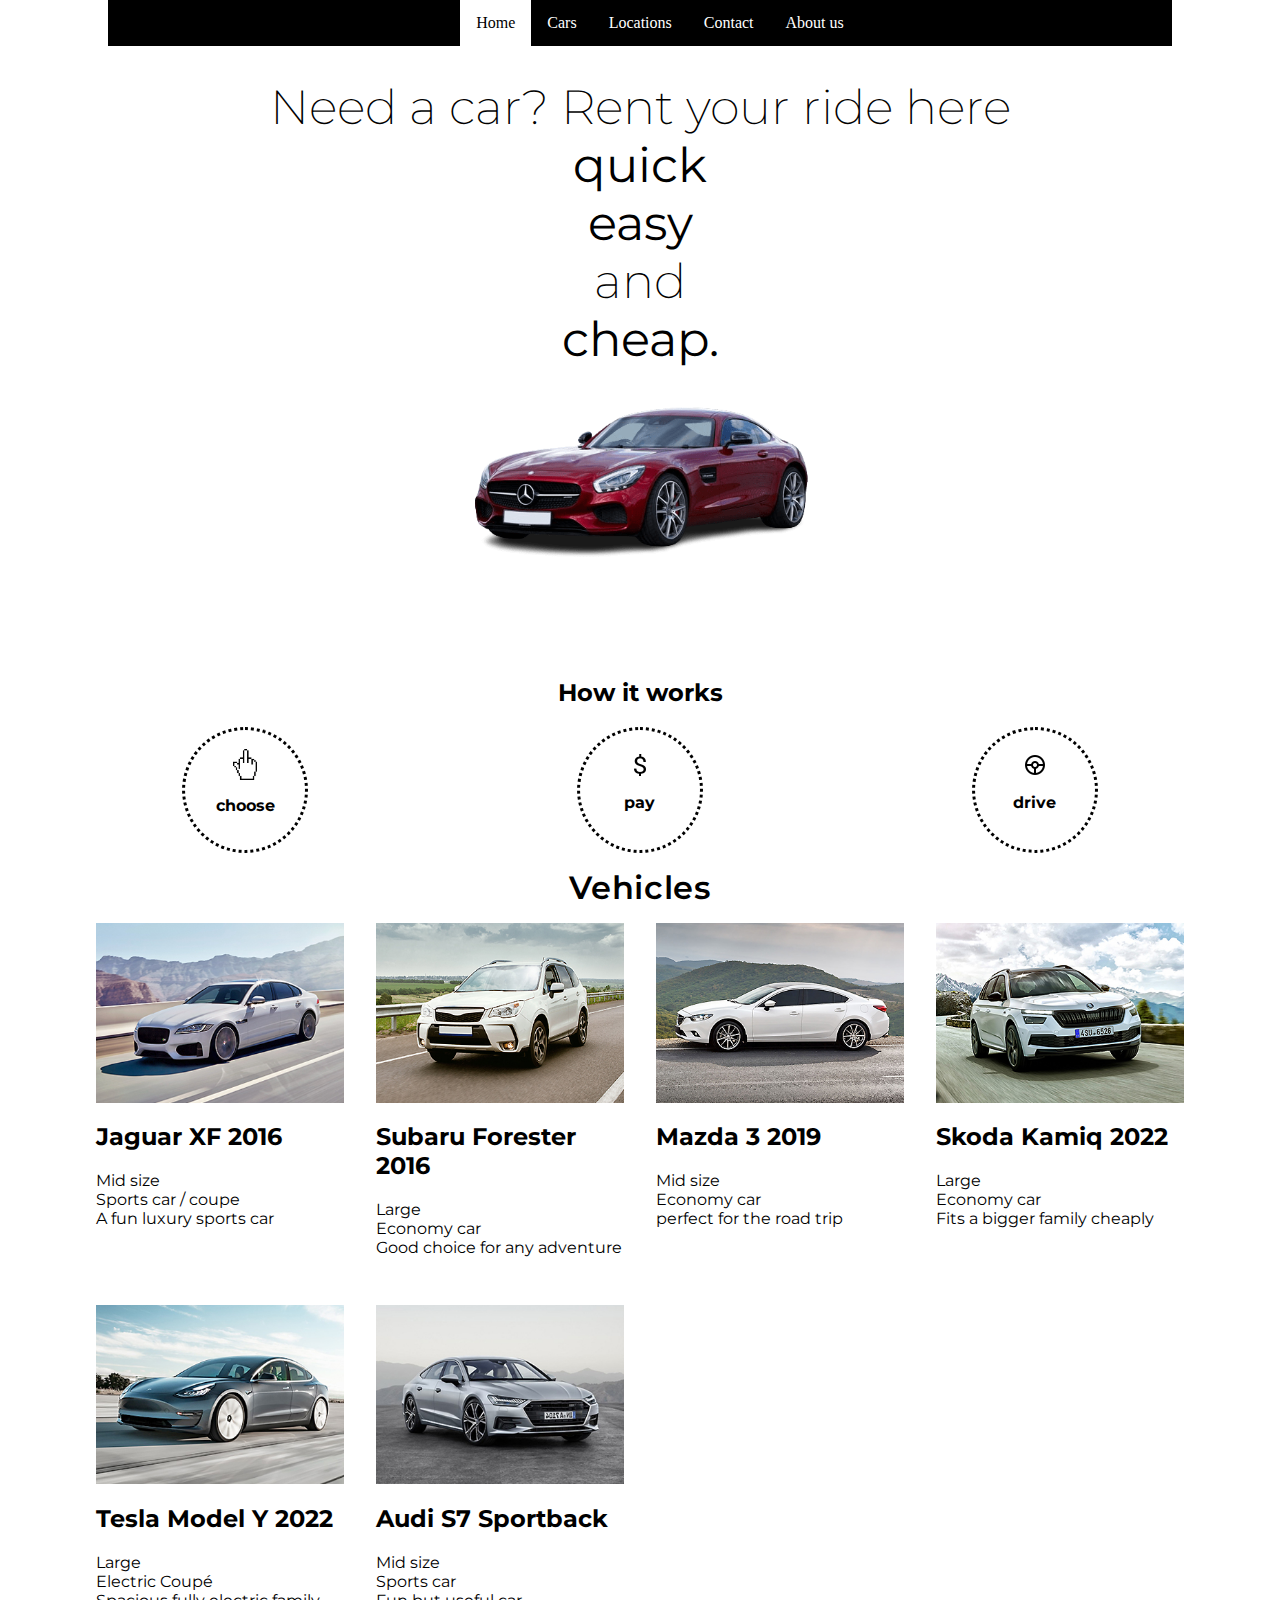
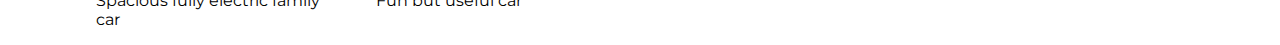
<file: index.html>
<!DOCTYPE html>
<html lang="en">
<head>

    <link rel="stylesheet" media="screen and (max-width: 480px)" href="css/mobile.css">
    <link rel="stylesheet" media="screen and (min-width: 481px) and (max-width: 10024px)" href="css/main.css">  


    <link rel="preconnect" href="https://fonts.googleapis.com">
    <link rel="preconnect" href="https://fonts.gstatic.com" crossorigin>
    <link href="https://fonts.googleapis.com/css2?family=Lilita+One&family=Montserrat:ital,wght@0,584;1,584&display=swap" rel="stylesheet">
    <meta charset="UTF-8">
    <meta name="viewport" content="width=device-width, initial-scale=1.0">
    <title>Document</title>
    <link rel="stylesheet" href="css/main.css">
</head>
<body>
    <a href="#main-content" class="skip-link">Skip to main content</a>

    <header>
        <nav aria-label="Main navigation">    
            <ul class="navbar">
                <li><a class="active" href="index.html">Home</a></li>
                <li><a href="cars.html">Cars</a></li>
                <li><a href="locations.html">Locations</a></li>
                <li><a href="contact.html">Contact</a></li>
                <li><a href="about.html">About us</a></li>
            </ul>
        </nav>
    </header>
    <main id="main-content">
        <div class="container1">
        <h1> Need a car? Rent your ride here <br>
            <strong> quick </strong> <br> <strong> easy</strong> <br> and <br> <strong> cheap. </strong> <img class="mercedes" src="img/mercedes1.png" alt="mercedes gt car"></h1>
    </div>
    <h2>How it works</h2>
    <div id="wrapper2">
        <div id="a"><img class="icon1" src="img/chooseicon.png" alt="icon of a computer cursor that clicks">
        <p><strong>choose</strong></p>
        </div><div id="b"><img class="icon1" src="img/moneyicon.png" alt="money icon">
        <p><strong>pay</strong></p></div><div id="c"><img class="icon1" src="img/driveicon.png" alt="icon of a cars steering wheel">
        <p><strong> drive </strong></p></div>
    </div>
    <h3>Vehicles</h3>
    <div id="wrapper"> 
        <div id="first" class="Vehicle1">
        <img src="img/car-1.jpg" class="V1" alt="Jaguar car">
        <a href="car1.html">Jaguar XF 2016</a>
        <p>Mid size <br>Sports car / coupe <br>A fun luxury sports car
        </p>
    </div>
    <div id="second" class="Vehicle2">
    <img src="img/car-2.jpg" class="V2" alt="Subaru car">
    <a href="car2.html">Subaru Forester 2016</a>
    <p>Large <br> Economy car <br> Good choice for any adventure</p>
    </div>
    <div id="third" class="Vehicle3">
        <img src="img/car-3.jpg" class="V3" alt="Mazda car">
        <a href="car3.html" >Mazda 3 2019</a>
        <p>Mid size <br> Economy car <br> perfect for the road trip</p>
    </div>
    <div id="fourth" class="Vehicle4"><img src="img/car-4.jpg" class="V4" alt="Skoda car">
        <a href="car4.html" >Skoda Kamiq 2022</a>
        <p>Large <br>Economy car <br>Fits a bigger family cheaply</p>
    </div>
    <div id="fifth" class="Vehicle5"><img src="img/car-5.jpg" class="V5" alt="Tesla car">
        <a href="car5.html" >Tesla Model Y 2022</a><p>Large <br>Electric Coupé<br>Spacious fully electric family car</p>
    </div>
    <div id="sixth" class="Vehicle6"><img src="img/car-6.jpg" class="V6" alt="Audi car">
        <a href="car6.html" >Audi S7 Sportback</a><p>Mid size <br>Sports car <br>Fun but useful car</p>
    </div>
    </div>
</main>

</body>
</html> 


<!--Licenses
Icons
<a target="_blank" href="https://icons8.com/icon/34401/cash-in-hand">Pay</a> icon by <a target="_blank" href="https://icons8.com">Icons8</a>


-->
</file>
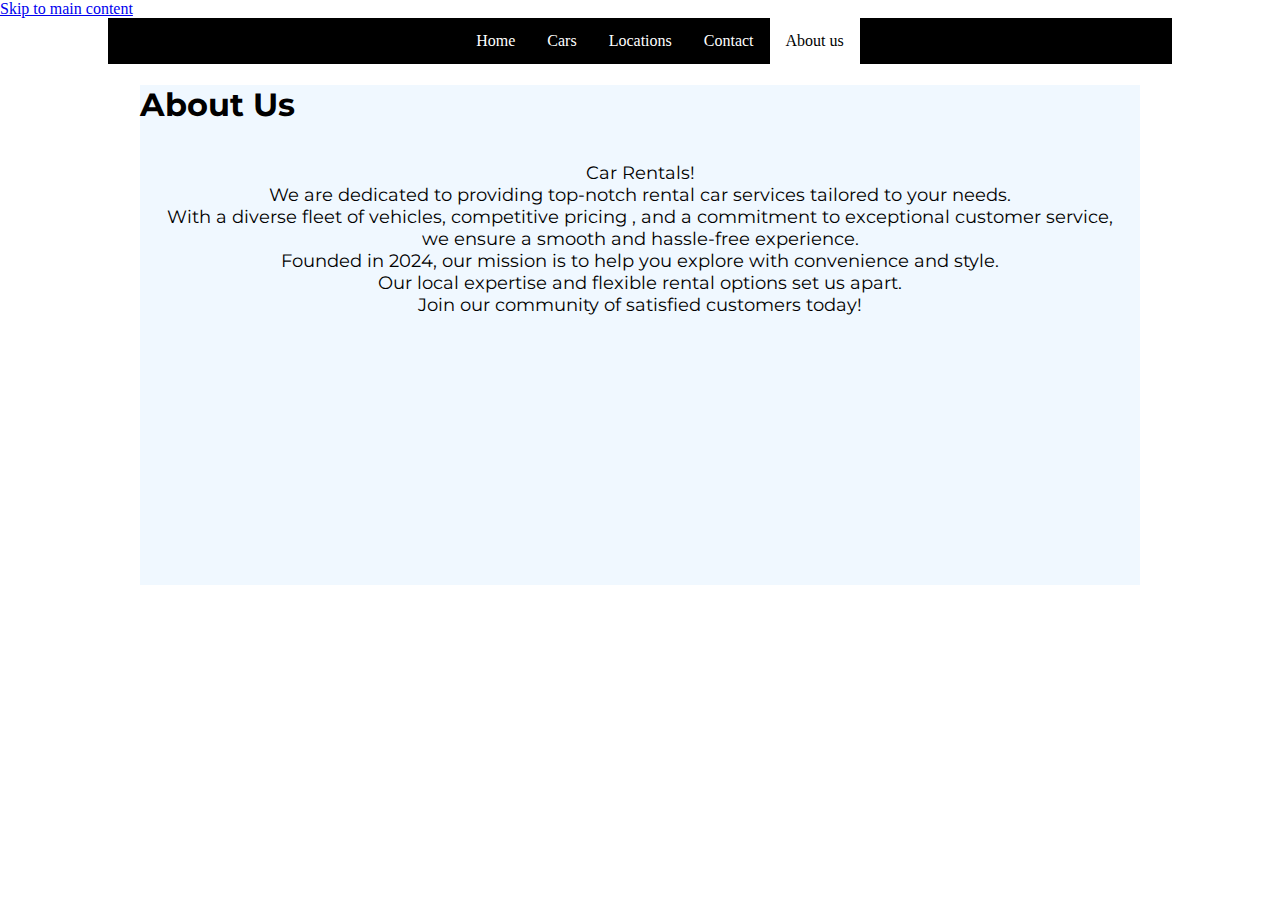
<file: about.html>
<!DOCTYPE html>
<html lang="en">
<head>
    <link rel="preconnect" href="https://fonts.googleapis.com">
<link rel="preconnect" href="https://fonts.gstatic.com" crossorigin>
<link href="https://fonts.googleapis.com/css2?family=Lilita+One&family=Montserrat:ital,wght@0,584;1,584&display=swap" rel="stylesheet">
    <meta charset="UTF-8">
    <meta name="viewport" content="width=device-width, initial-scale=1.0">
    <title>Document</title>
    <link rel="stylesheet" media="screen and (max-width: 480px)" href="css/mobile.css">
    <link rel="stylesheet" media="screen and (min-width: 481px) and (max-width: 10024px)" href="css/about.css">
</head>
<body>
    <a href="#main-content" class="skip-link">Skip to main content</a>

    <header>
        <nav aria-label="Main navigation">    
            <ul class="navbar">
                <li><a href="index.html">Home</a></li>
                <li><a href="cars.html">Cars</a></li>
                <li><a href="locations.html">Locations</a></li>
                <li><a href="contact.html">Contact</a></li>
                <li><a class="active" href="about.html">About us</a></li>
            </ul>
        </nav>
    </header>

    <main id="main-content">
    <div class="aboutusdiv">
    <h1>About Us</h1>
    <p>Car Rentals!<br>
         We are dedicated to providing top-notch rental car services tailored to your needs.<br>
          With a diverse fleet of vehicles, competitive pricing
          , and a commitment to exceptional customer service,
           we ensure a smooth and hassle-free experience.<br>

        Founded in 2024, our mission is to help you explore with convenience and style.<br>
         Our local expertise and flexible rental options set us apart.<br>
          Join our community of satisfied customers today!</p>
    </div>
    </main>

</body>
</html>
</file>
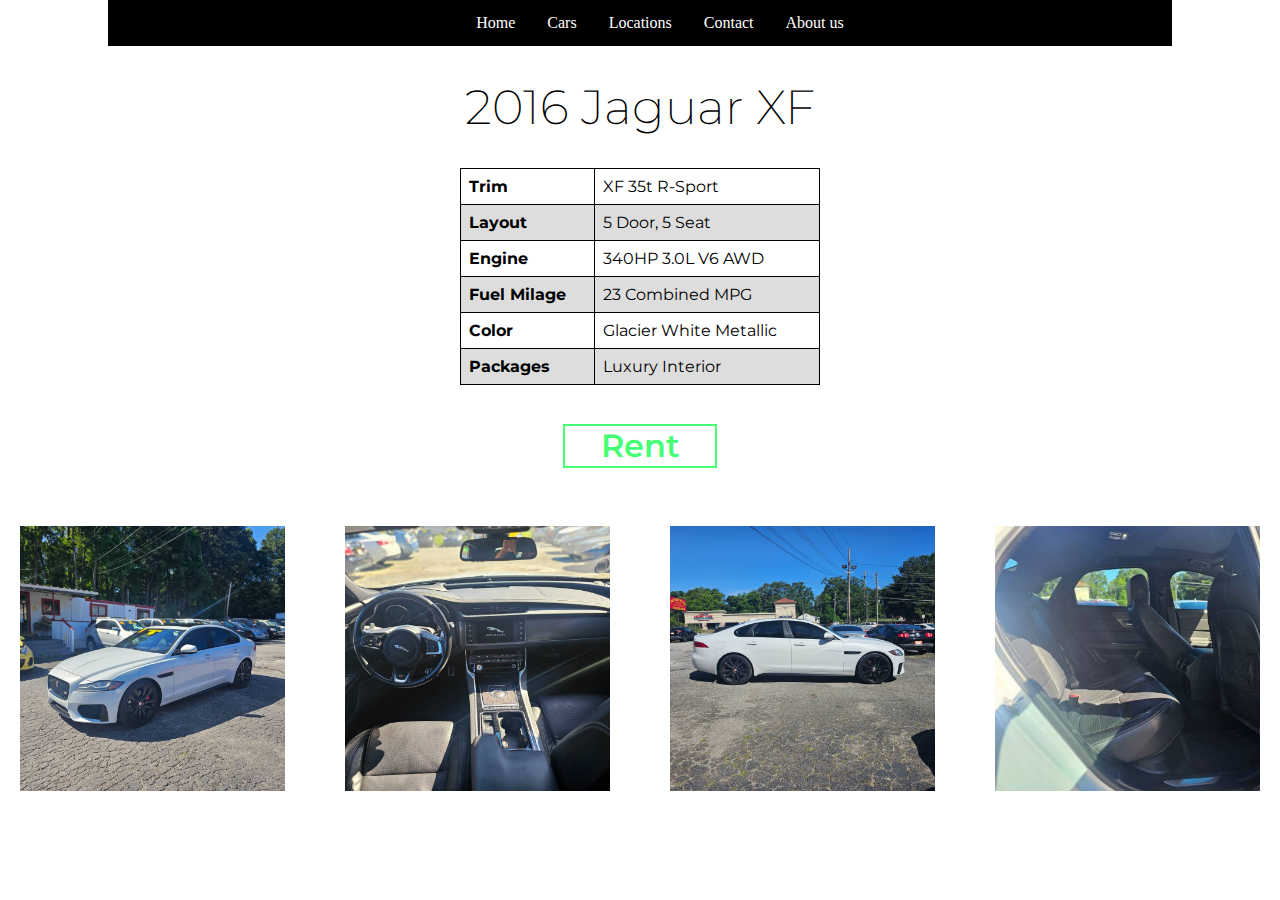
<file: car1.html>
<!DOCTYPE html>
<html lang="en">
<head>
    <link rel="preconnect" href="https://fonts.googleapis.com">
<link rel="preconnect" href="https://fonts.gstatic.com" crossorigin>
<link href="https://fonts.googleapis.com/css2?family=Lilita+One&family=Montserrat:ital,wght@0,584;1,584&display=swap" rel="stylesheet">
    <meta charset="UTF-8">
    <meta name="viewport" content="width=device-width, initial-scale=1.0">
    <title>Document</title>
    <link rel="stylesheet" media="screen and (max-width: 480px)" href="css/mobile.css">
    <link rel="stylesheet" media="screen and (min-width: 481px) and (max-width: 10024px)" href="css/car1.css">  </head>
<body>
    <a href="#main-content" class="skip-link">Skip to main content</a>
    <header>
        <nav aria-label="Main navigation"> 
            <ul class="navbar">
                <li><a href="index.html">Home</a></li>
                <li><a href="cars.html">Cars</a></li>
                <li><a href="locations.html">Locations</a></li>
                <li><a href="contact.html">Contact</a></li>
                <li><a href="about.html">About us</a></li>
            </ul>
        </nav>
    </header>
    <main id="main-content">
    <h1>2016 Jaguar XF</h1>
    <table class="specifications">
        <tr>
            <th>Trim</th>
            <td>XF 35t R-Sport</td>
        </tr>
        <tr>
            <th>Layout</th>
            <td>5 Door, 5 Seat</td>
        </tr>
        <tr>
            <th>Engine</th>
            <td>340HP 3.0L V6 AWD</td>
        </tr>
        <tr>
            <th>Fuel Milage</th>
            <td>23 Combined MPG</td>
        </tr>
        <tr>
            <th>Color</th>
            <td>Glacier White Metallic</td>
        </tr>
        <tr>
            <th>Packages</th>
            <td>Luxury Interior</td>
        </tr>
        
    </table>

    <a class="rent" href="rent.html">Rent</a>

    <div class="row2">
        <div class="column2">
          <img src="img/car1/pic1.jpg" alt="1" style="width:100%">
        </div>
        <div class="column2">
          <img src="img/car1/pic2.jpg" alt="2" style="width:100%">
        </div>
        <div class="column2">
          <img src="img/car1/pic3.jpg" alt="3" style="width:100%">
        </div>
        <div class="column2">
          <img src="img/car1/pic4.jpg" alt="4" style="width:100%">
        </div>
      </div>
    </main>
</body>
</html>
</file>
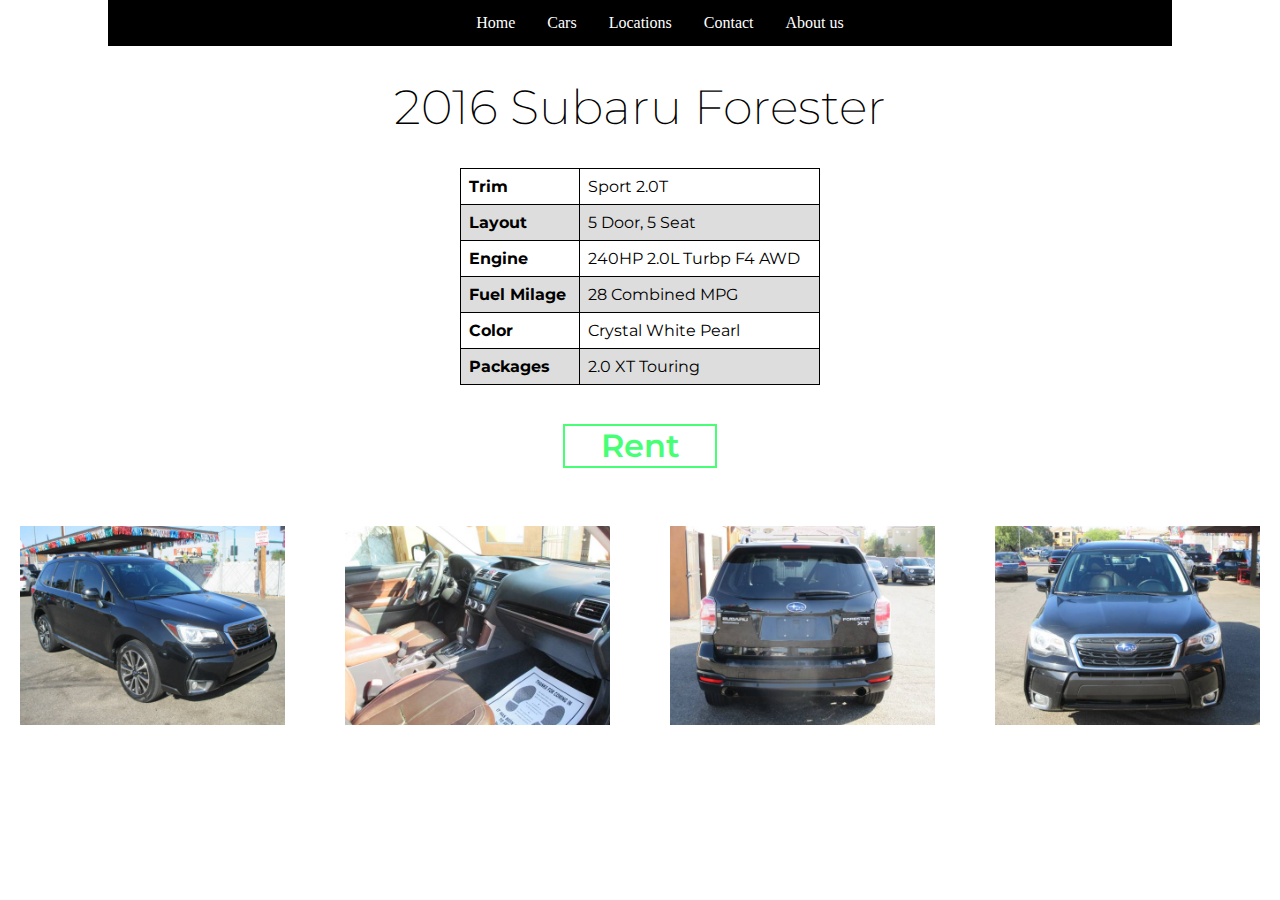
<file: car2.html>
<!DOCTYPE html>
<html lang="en">
<head>
    <link rel="preconnect" href="https://fonts.googleapis.com">
<link rel="preconnect" href="https://fonts.gstatic.com" crossorigin>
<link href="https://fonts.googleapis.com/css2?family=Lilita+One&family=Montserrat:ital,wght@0,584;1,584&display=swap" rel="stylesheet">
    <meta charset="UTF-8">
    <meta name="viewport" content="width=device-width, initial-scale=1.0">
    <title>Document</title>
    <link rel="stylesheet" media="screen and (max-width: 480px)" href="css/mobile.css">
    <link rel="stylesheet" media="screen and (min-width: 481px) and (max-width: 10024px)" href="css/car1.css">  </head>
<body>
    <a href="#main-content" class="skip-link">Skip to main content</a>
    <header>
        <nav aria-label="Main navigation"> 
            <ul class="navbar">
                <li><a href="index.html">Home</a></li>
                <li><a href="cars.html">Cars</a></li>
                <li><a href="locations.html">Locations</a></li>
                <li><a href="contact.html">Contact</a></li>
                <li><a href="about.html">About us</a></li>
            </ul>
        </nav>
    </header>
    <main id="main-content">
    <h1>2016 Subaru Forester</h1>
    <table class="specifications">
        <tr>
            <th>Trim</th>
            <td>Sport 2.0T</td>
        </tr>
        <tr>
            <th>Layout</th>
            <td>5 Door, 5 Seat</td>
        </tr>
        <tr>
            <th>Engine</th>
            <td>240HP 2.0L Turbp F4 AWD</td>
        </tr>
        <tr>
            <th>Fuel Milage</th>
            <td>28 Combined MPG</td>
        </tr>
        <tr>
            <th>Color</th>
            <td>Crystal White Pearl</td>
        </tr>
        <tr>
            <th>Packages</th>
            <td>2.0 XT Touring</td>
        </tr>
        
    </table>

    <a class="rent" href="rent.html">Rent</a>

    <div class="row2">
        <div class="column2">
          <img src="img/car2/pic1.jpg" alt="1" style="width:100%">
        </div>
        <div class="column2">
          <img src="img/car2/pic2.jpg" alt="2" style="width:100%">
        </div>
        <div class="column2">
          <img src="img/car2/pic3.jpg" alt="3" style="width:100%">
        </div>
        <div class="column2">
          <img src="img/car2/pic4.jpg" alt="4" style="width:100%">
        </div>
      </div>
</body>
</html>
</file>
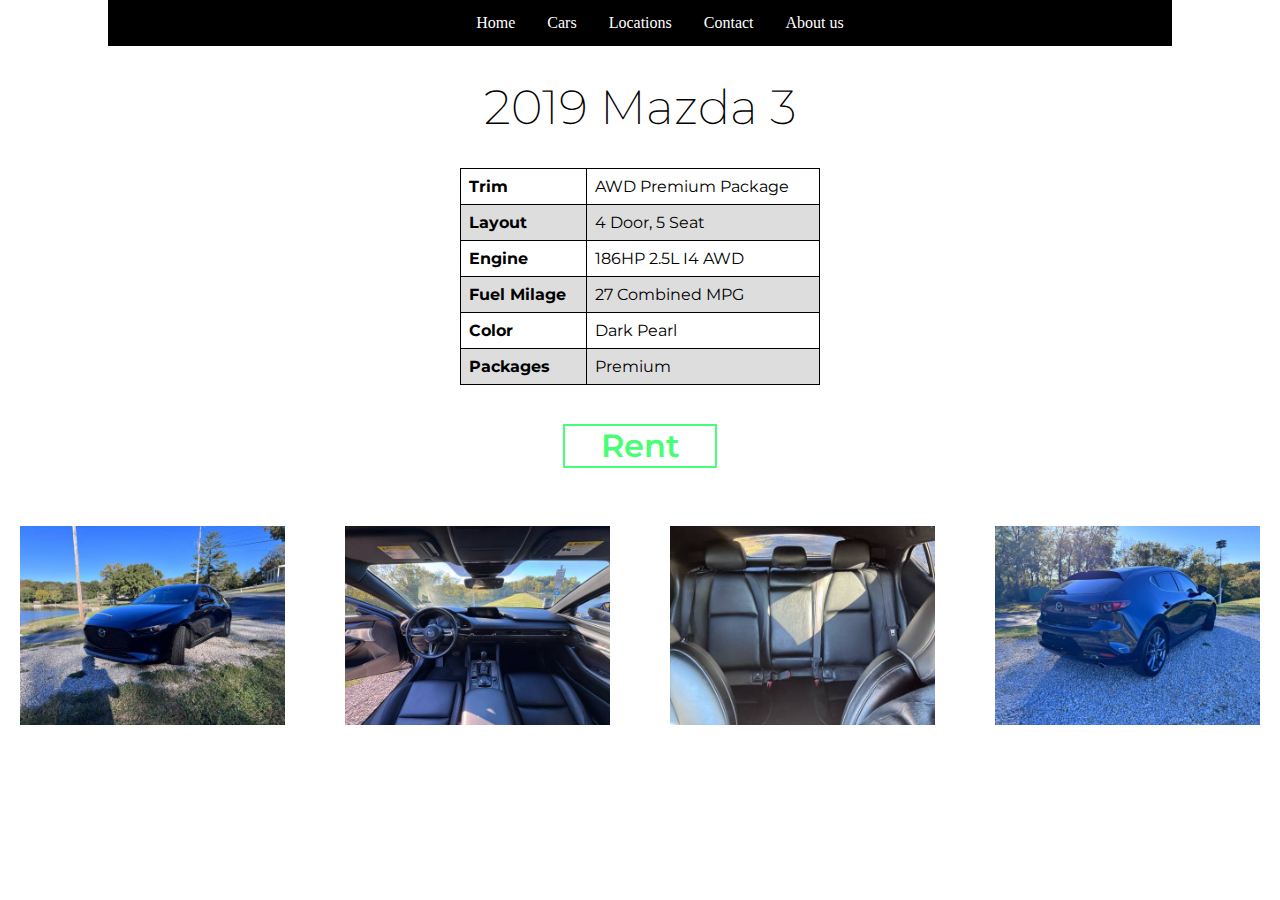
<file: car3.html>
<head>
    <link rel="preconnect" href="https://fonts.googleapis.com">
<link rel="preconnect" href="https://fonts.gstatic.com" crossorigin>
<link href="https://fonts.googleapis.com/css2?family=Lilita+One&family=Montserrat:ital,wght@0,584;1,584&display=swap" rel="stylesheet">
    <meta charset="UTF-8">
    <meta name="viewport" content="width=device-width, initial-scale=1.0">
    <title>Document</title>
    <link rel="stylesheet" media="screen and (max-width: 480px)" href="css/mobile.css">
    <link rel="stylesheet" media="screen and (min-width: 481px) and (max-width: 10024px)" href="css/car1.css">  </head>
<body>
    <a href="#main-content" class="skip-link">Skip to main content</a>
    <header>
        <nav aria-label="Main navigation"> 
            <ul class="navbar">
                <li><a href="index.html">Home</a></li>
                <li><a href="cars.html">Cars</a></li>
                <li><a href="locations.html">Locations</a></li>
                <li><a href="contact.html">Contact</a></li>
                <li><a href="about.html">About us</a></li>
            </ul>
        </nav>
    </header>
    <main id="main-content">
    <h1>2019 Mazda 3</h1>
    <table class="specifications">
        <tr>
            <th>Trim</th>
            <td>AWD Premium Package</td>
        </tr>
        <tr>
            <th>Layout</th>
            <td>4 Door, 5 Seat</td>
        </tr>
        <tr>
            <th>Engine</th>
            <td>186HP 2.5L I4 AWD</td>
        </tr>
        <tr>
            <th>Fuel Milage</th>
            <td>27 Combined MPG</td>
        </tr>
        <tr>
            <th>Color</th>
            <td>Dark Pearl</td>
        </tr>
        <tr>
            <th>Packages</th>
            <td>Premium</td>
        </tr>
        
    </table>

    <a class="rent" href="rent.html">Rent</a>

    <div class="row2">
        <div class="column2">
          <img src="img/car3/pic1.jpg" alt="1" style="width:100%">
        </div>
        <div class="column2">
          <img src="img/car3/pic2.jpg" alt="2" style="width:100%">
        </div>
        <div class="column2">
          <img src="img/car3/pic3.jpg" alt="3" style="width:100%">
        </div>
        <div class="column2">
          <img src="img/car3/pic4.jpg" alt="4" style="width:100%">
        </div>
      </div>
</body>
</html>
</file>
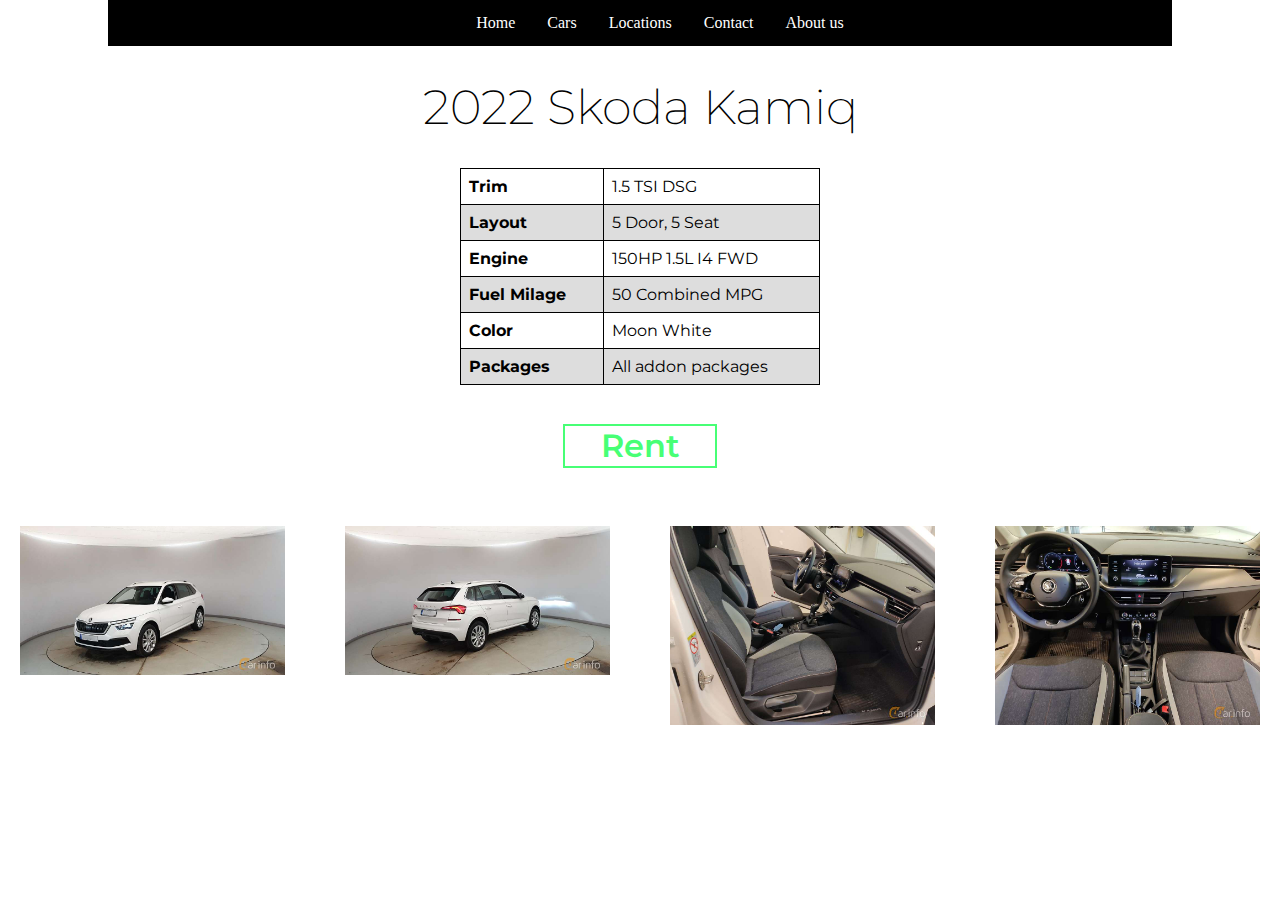
<file: car4.html>
<head>
    <link rel="preconnect" href="https://fonts.googleapis.com">
<link rel="preconnect" href="https://fonts.gstatic.com" crossorigin>
<link href="https://fonts.googleapis.com/css2?family=Lilita+One&family=Montserrat:ital,wght@0,584;1,584&display=swap" rel="stylesheet">
    <meta charset="UTF-8">
    <meta name="viewport" content="width=device-width, initial-scale=1.0">
    <title>Document</title>
    <link rel="stylesheet" media="screen and (max-width: 480px)" href="css/mobile.css">
    <link rel="stylesheet" media="screen and (min-width: 481px) and (max-width: 10024px)" href="css/car1.css">  </head>
<body>
    <a href="#main-content" class="skip-link">Skip to main content</a>
    <header>
        <nav aria-label="Main navigation"> 
            <ul class="navbar">
                <li><a href="index.html">Home</a></li>
                <li><a href="cars.html">Cars</a></li>
                <li><a href="locations.html">Locations</a></li>
                <li><a href="contact.html">Contact</a></li>
                <li><a href="about.html">About us</a></li>
            </ul>
        </nav>
    </header>
    <main id="main-content">
    <h1>2022 Skoda Kamiq</h1>
    <table class="specifications">
        <tr>
            <th>Trim</th>
            <td>1.5 TSI DSG</td>
        </tr>
        <tr>
            <th>Layout</th>
            <td>5 Door, 5 Seat</td>
        </tr>
        <tr>
            <th>Engine</th>
            <td>150HP 1.5L I4 FWD</td>
        </tr>
        <tr>
            <th>Fuel Milage</th>
            <td>50 Combined MPG</td>
        </tr>
        <tr>
            <th>Color</th>
            <td>Moon White</td>
        </tr>
        <tr>
            <th>Packages</th>
            <td>All addon packages</td>
        </tr>
        
    </table>

    <a class="rent" href="rent.html">Rent</a>

    <div class="row2">
        <div class="column2">
          <img src="img/car4/pic1.jpg" alt="1" style="width:100%">
        </div>
        <div class="column2">
          <img src="img/car4/pic2.jpg" alt="2" style="width:100%">
        </div>
        <div class="column2">
          <img src="img/car4/pic3.jpg" alt="3" style="width:100%">
        </div>
        <div class="column2">
          <img src="img/car4/pic4.jpg" alt="4" style="width:100%">
        </div>
      </div>
</body>
</html>
</file>
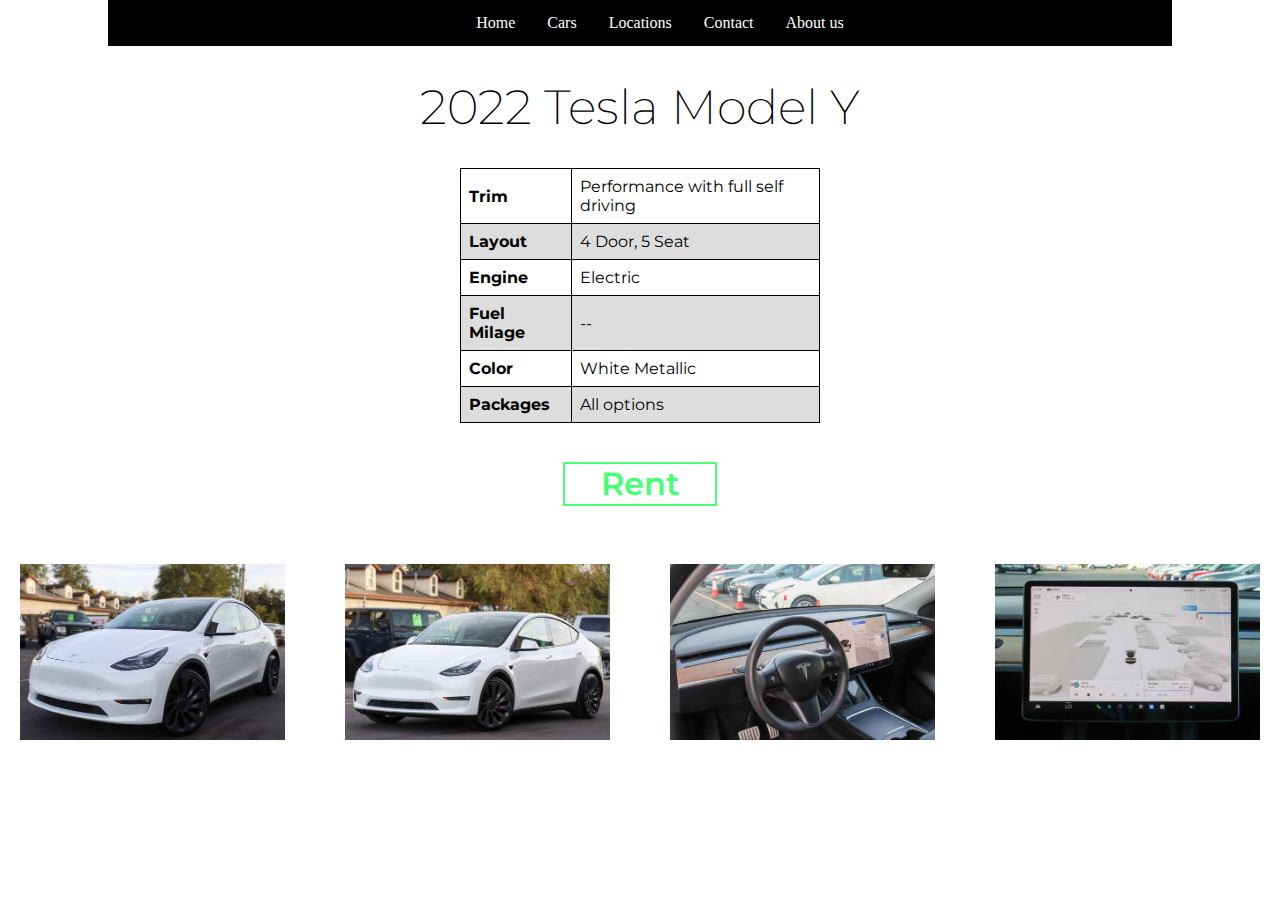
<file: car5.html>
<head>
    <link rel="preconnect" href="https://fonts.googleapis.com">
<link rel="preconnect" href="https://fonts.gstatic.com" crossorigin>
<link href="https://fonts.googleapis.com/css2?family=Lilita+One&family=Montserrat:ital,wght@0,584;1,584&display=swap" rel="stylesheet">
    <meta charset="UTF-8">
    <meta name="viewport" content="width=device-width, initial-scale=1.0">
    <title>Document</title>
    <link rel="stylesheet" media="screen and (max-width: 480px)" href="css/mobile.css">
    <link rel="stylesheet" media="screen and (min-width: 481px) and (max-width: 10024px)" href="css/car1.css">  </head>
<body>
    <a href="#main-content" class="skip-link">Skip to main content</a>
    <header>
        <nav aria-label="Main navigation"> 
            <ul class="navbar">
                <li><a href="index.html">Home</a></li>
                <li><a href="cars.html">Cars</a></li>
                <li><a href="locations.html">Locations</a></li>
                <li><a href="contact.html">Contact</a></li>
                <li><a href="about.html">About us</a></li>
            </ul>
        </nav>
    </header>
    <main id="main-content">
    <h1>2022 Tesla Model Y</h1>
    <table class="specifications">
        <tr>
            <th>Trim</th>
            <td>Performance with full self driving</td>
        </tr>
        <tr>
            <th>Layout</th>
            <td>4 Door, 5 Seat</td>
        </tr>
        <tr>
            <th>Engine</th>
            <td>Electric</td>
        </tr>
        <tr>
            <th>Fuel Milage</th>
            <td>--</td>
        </tr>
        <tr>
            <th>Color</th>
            <td>White Metallic</td>
        </tr>
        <tr>
            <th>Packages</th>
            <td>All options</td>
        </tr>
        
    </table>

    <a class="rent" href="rent.html">Rent</a>

    <div class="row2">
        <div class="column2">
          <img src="img/car5/pic1.jpg" alt="1" style="width:100%">
        </div>
        <div class="column2">
          <img src="img/car5/pic2.jpg" alt="2" style="width:100%">
        </div>
        <div class="column2">
          <img src="img/car5/pic3.jpg" alt="3" style="width:100%">
        </div>
        <div class="column2">
          <img src="img/car5/pic4.jpg" alt="4" style="width:100%">
        </div>
      </div>
</body>
</html>
</file>
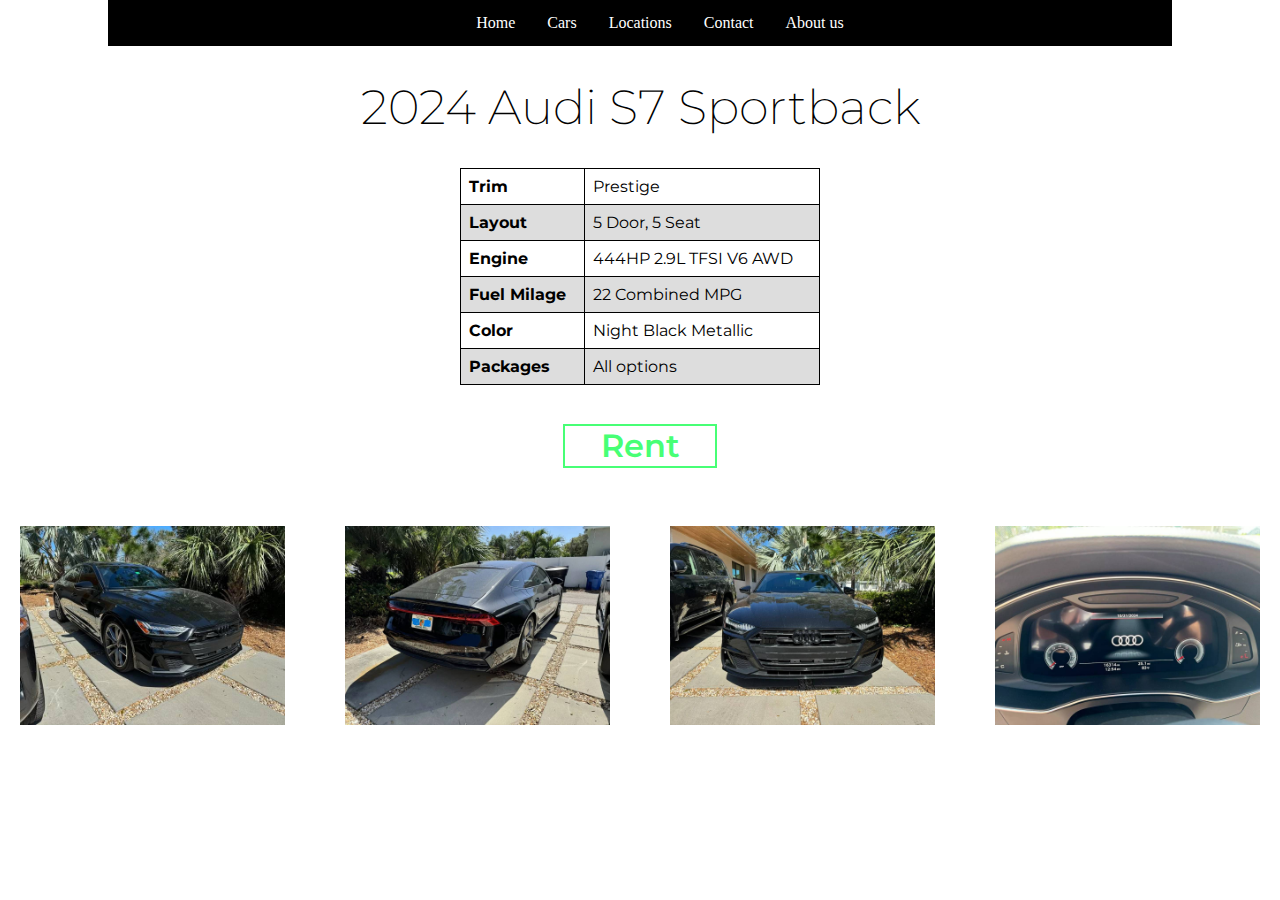
<file: car6.html>
<head>
    <link rel="preconnect" href="https://fonts.googleapis.com">
<link rel="preconnect" href="https://fonts.gstatic.com" crossorigin>
<link href="https://fonts.googleapis.com/css2?family=Lilita+One&family=Montserrat:ital,wght@0,584;1,584&display=swap" rel="stylesheet">
    <meta charset="UTF-8">
    <meta name="viewport" content="width=device-width, initial-scale=1.0">
    <title>Document</title>
    <link rel="stylesheet" media="screen and (max-width: 480px)" href="css/mobile.css">
    <link rel="stylesheet" media="screen and (min-width: 481px) and (max-width: 10024px)" href="css/car1.css">  </head>
<body>
    <a href="#main-content" class="skip-link">Skip to main content</a>
    <header>
        <nav aria-label="Main navigation"> 
            <ul class="navbar">
                <li><a href="index.html">Home</a></li>
                <li><a href="cars.html">Cars</a></li>
                <li><a href="locations.html">Locations</a></li>
                <li><a href="contact.html">Contact</a></li>
                <li><a href="about.html">About us</a></li>
            </ul>
        </nav>
    </header>
    <main id="main-content">
    <h1>2024 Audi S7 Sportback</h1>
    <table class="specifications">
        <tr>
            <th>Trim</th>
            <td>Prestige</td>
        </tr>
        <tr>
            <th>Layout</th>
            <td>5 Door, 5 Seat</td>
        </tr>
        <tr>
            <th>Engine</th>
            <td>444HP 2.9L TFSI V6 AWD</td>
        </tr>
        <tr>
            <th>Fuel Milage</th>
            <td>22 Combined MPG</td>
        </tr>
        <tr>
            <th>Color</th>
            <td>Night Black Metallic</td>
        </tr>
        <tr>
            <th>Packages</th>
            <td>All options</td>
        </tr>
        
    </table>

    <a class="rent" href="rent.html">Rent</a>

    <div class="row2">
        <div class="column2">
          <img src="img/car6/pic1.jpg" alt="1" style="width:100%">
        </div>
        <div class="column2">
          <img src="img/car6/pic2.jpg" alt="2" style="width:100%">
        </div>
        <div class="column2">
          <img src="img/car6/pic3.jpg" alt="3" style="width:100%">
        </div>
        <div class="column2">
          <img src="img/car6/pic4.jpg" alt="4" style="width:100%">
        </div>
      </div>
</body>
</html>
</file>
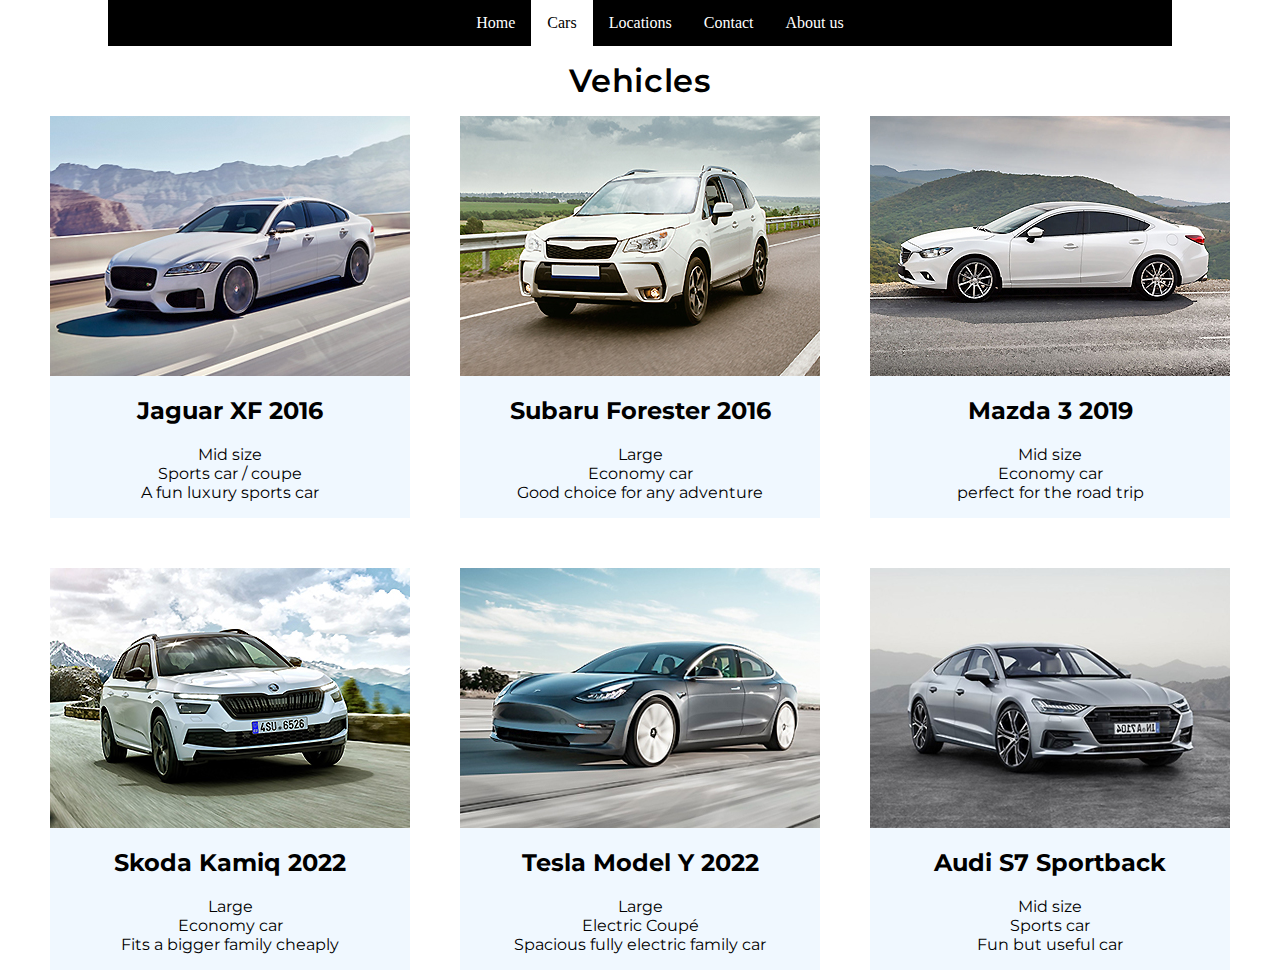
<file: cars.html>
<!DOCTYPE html>
<html lang="en">
<head>
    <link rel="preconnect" href="https://fonts.googleapis.com">
<link rel="preconnect" href="https://fonts.gstatic.com" crossorigin>
<link href="https://fonts.googleapis.com/css2?family=Lilita+One&family=Montserrat:ital,wght@0,584;1,584&display=swap" rel="stylesheet">
    <meta charset="UTF-8">
    <meta name="viewport" content="width=device-width, initial-scale=1.0">
    <title>Document</title>
    <link rel="stylesheet" href="css/cars.css">
</head>
<body>
    <ul class="navbar">
        <li><a href="index.html">Home</a></li>
        <li><a class="active" href="cars.html">Cars</a></li>
        <li><a href="locations.html">Locations</a></li>
        <li><a href="contact.html">Contact</a></li>
        <li><a href="about.html">About us</a></li>
    </ul>       

    <h3>Vehicles</h3>
    <div id="wrapper"> 
        <div id="first" class="Vehicle1">
        <img src="img/car-1.jpg" class="V1">
        <a href="car1.html">Jaguar XF 2016</a>
        <p>Mid size <br>Sports car / coupe <br>A fun luxury sports car
        </p>
    </div>
    <div id="second" class="Vehicle2">
    <img src="img/car-2.jpg" class="V2">
    <a href="car2.html">Subaru Forester 2016</a>
    <p>Large <br> Economy car <br> Good choice for any adventure</p>
    </div>
    <div id="third" class="Vehicle3">
        <img src="img/car-3.jpg" class="V3">
        <a href="car3.html" >Mazda 3 2019</a>
        <p>Mid size <br> Economy car <br> perfect for the road trip</p>
    </div>
    <div id="fourth" class="Vehicle4"><img src="img/car-4.jpg" class="V4">
        <a href="car4.html" >Skoda Kamiq 2022</a><p>Large <br>Economy car <br>Fits a bigger family cheaply</p>
    </div>
    <div id="fifth" class="Vehicle5"><img src="img/car-5.jpg" class="V5">
        <a href="car5.html" >Tesla Model Y 2022</a><p>Large <br>Electric Coupé<br>Spacious fully electric family car</p>
    </div>
    <div id="sixth" class="Vehicle6"><img src="img/car-6.jpg" class="V6">
        <a href="car6.html" >Audi S7 Sportback</a><p>Mid size <br>Sports car <br>Fun but useful car</p>
    </div>
    </div>
</body>
</html>
</file>
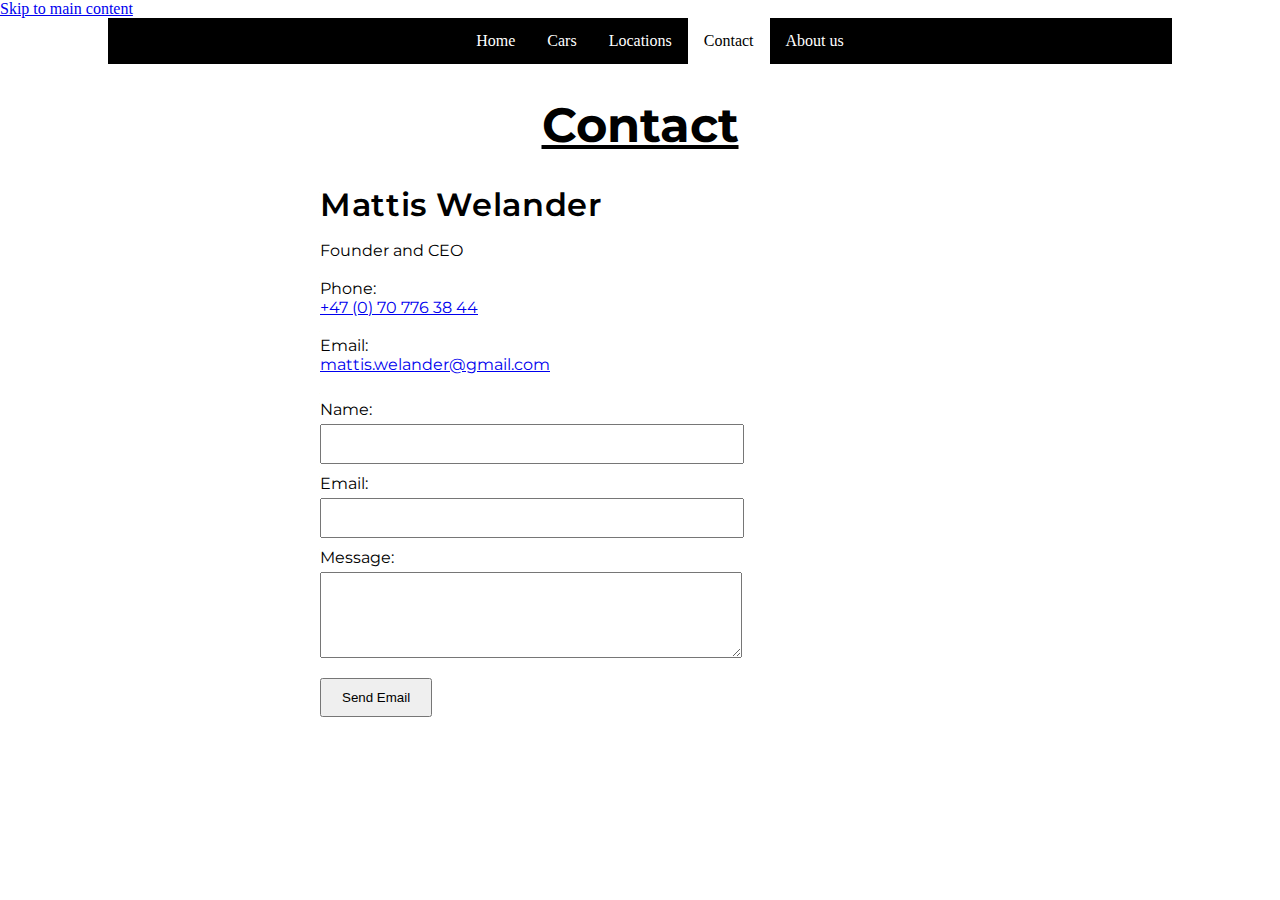
<file: contact.html>
<!DOCTYPE html>
<html lang="en">
<head>
    <link rel="preconnect" href="https://fonts.googleapis.com">
<link rel="preconnect" href="https://fonts.gstatic.com" crossorigin>
<link href="https://fonts.googleapis.com/css2?family=Lilita+One&family=Montserrat:ital,wght@0,584;1,584&display=swap" rel="stylesheet">
    <meta charset="UTF-8">
    <meta name="viewport" content="width=device-width, initial-scale=1.0">
    <title>Document</title>
    <link rel="stylesheet" media="screen and (max-width: 480px)" href="css/mobile.css">
    <link rel="stylesheet" media="screen and (min-width: 481px) and (max-width: 10024px)" href="css/contact.css "> </head>
<body>
    <a href="#main-content" class="skip-link">Skip to main content</a>

    <nav aria-label="Main navigation">    
        <ul class="navbar">
            <li><a href="index.html">Home</a></li>
            <li><a href="cars.html">Cars</a></li>
            <li><a href="locations.html">Locations</a></li>
            <li><a class="active" href="contact.html">Contact</a></li>
            <li><a href="about.html">About us</a></li>
        </ul>
    </nav>
    <main id="main-content">
    <h1>Contact </h1>

    <div class="mw">
    <h3>Mattis Welander</h3>
    <p>Founder and CEO <br> <br> Phone: <a href="tel:+46 70 776 38 44">+47 (0) 70 776 38 44</a><br>Email: <a href="mailto:mattis.welander@gmail.com">mattis.welander@gmail.com</a></p>

    <form action="mailto:mattis.welander@gmail.com" method="post" enctype="text/plain">
        <label for="name">Name:</label>
        <input type="text" id="name" name="name" required>

        <label for="email">Email:</label>
        <input type="email" id="email" name="email" required>

        <label for="message">Message:</label>
        <textarea id="message" name="message" rows="4" required></textarea>

        <input type="submit" value="Send Email">
    </form>
    </div>  
</body>
</html>
</file>
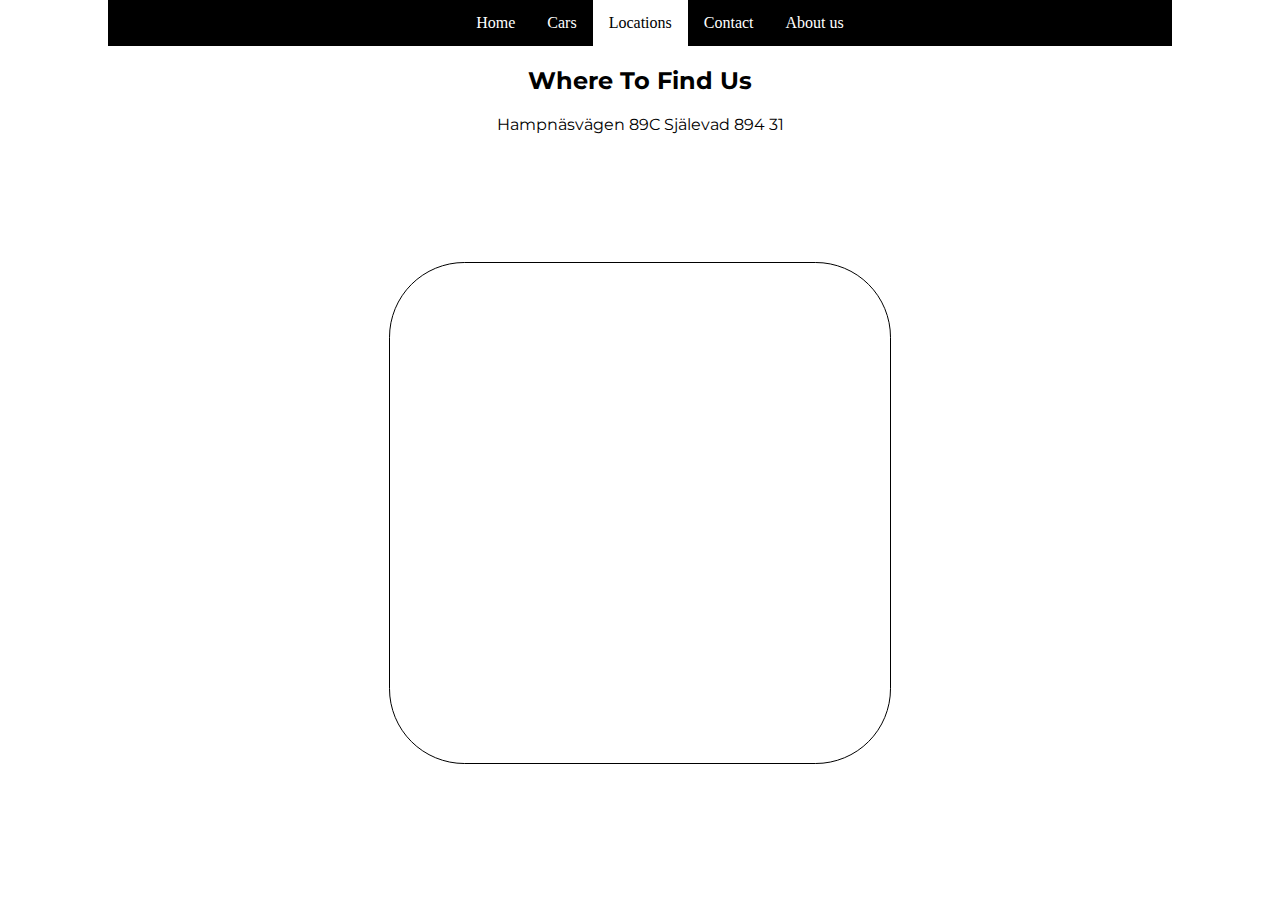
<file: locations.html>
<!DOCTYPE html>


<html lang="en">
<head>
    

  <script src='https://api.mapbox.com/mapbox-gl-js/v3.7.0/mapbox-gl.js'></script>
<link href='https://api.mapbox.com/mapbox-gl-js/v3.7.0/mapbox-gl.css' rel='stylesheet' />
    

    <link rel="preconnect" href="https://fonts.googleapis.com">
<link rel="preconnect" href="https://fonts.gstatic.com" crossorigin>
<link href="https://fonts.googleapis.com/css2?family=Lilita+One&family=Montserrat:ital,wght@0,584;1,584&display=swap" rel="stylesheet">
    <meta charset="UTF-8">
    <meta name="viewport" content="width=device-width, initial-scale=1.0">
    <title>Document</title>
    <link rel="stylesheet" href="css/locations.css">
</head>
<body>
    <ul class="navbar">
        <li><a href="index.html">Home</a></li>
        <li><a href="cars.html">Cars</a></li>
        <li><a class="active" href="locations.html">Locations</a></li>
        <li><a href="contact.html">Contact</a></li>
        <li><a href="about.html">About us</a></li>
    </ul>

    <h2>Where To Find Us</h2>
    <p>Hampnäsvägen 89C Själevad 894 31</p>


    <!--Karta-->
    <div id="map"></div>
    <script> 
        mapboxgl.accessToken = 'pk.eyJ1IjoiZHVya2trIiwiYSI6ImNtMnN5bHNiYTAyeW0ya3BkNmtwM2J2dnQifQ.tE6GNvxkJUqtfUvBM1qrQQ';
        const map = new mapboxgl.Map({
            container: 'map', 
            style: 'mapbox://styles/durkkk/cm2t383bi00fl01qt18z47z5v',
            center: [18.586640, 63.298680,],
            zoom: 15, 
            
        });
        
        
        new mapboxgl.Marker()
    .setLngLat([18.586640, 63.298680]) // karta "pin"
    .addTo(map);
        </script>
      
</body>
</html>
</file>
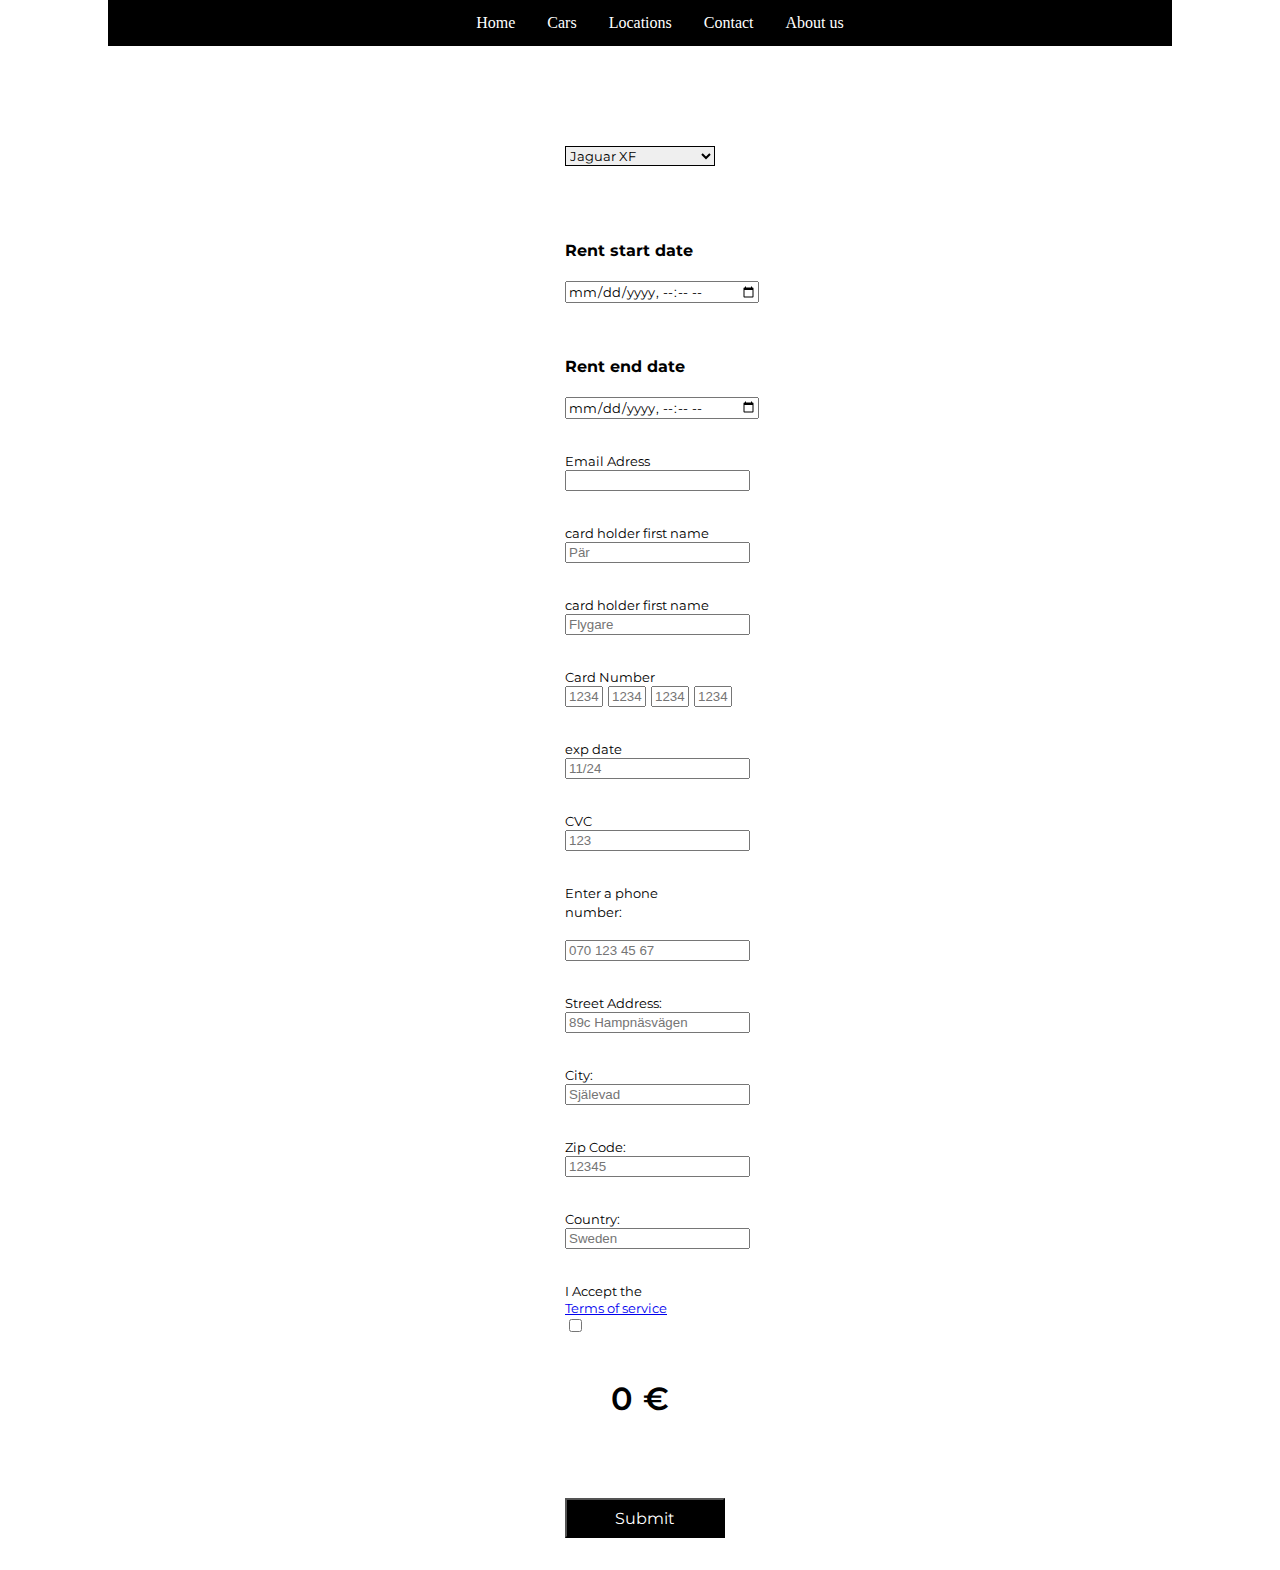
<file: rent.html>
<!DOCTYPE html>
<html lang="en">
<head>
    <link rel="preconnect" href="https://fonts.googleapis.com">
<link rel="preconnect" href="https://fonts.gstatic.com" crossorigin>
<link href="https://fonts.googleapis.com/css2?family=Lilita+One&family=Montserrat:ital,wght@0,584;1,584&display=swap" rel="stylesheet">
    <meta charset="UTF-8">
    <meta name="viewport" content="width=device-width, initial-scale=1.0">
    <title>Document</title>
    <link rel="stylesheet" href="css/rent.css">
</head>
<body>
    <ul class="navbar">
        <li><a href="index.html">Home</a></li>
        <li><a href="cars.html">Cars</a></li>
        <li><a href="locations.html">Locations</a></li>
        <li><a href="contact.html">Contact</a></li>
        <li><a href="about.html">About us</a></li>
    </ul>
    
    <form id="rentform" action="submitrent.html" method="GET" onsubmit="submitForm(event)">
        <select required name="model" id="model">
            <option value="optA">Jaguar XF</option>
            <option value="optB">Subaru Forester</option>
            <option value="optC">Mazda 3</option>
            <option value="optD">Skoda Kamiq</option>
            <option value="optE">Tesla Model Y</option>
            <option value="optF">Audi S7 Sportback</option>
        </select>
        <div class="datepicker">
        <h4>Rent start date</h4>
        <input class="datefrom" id="start" type="datetime-local" required min="2024-10-28T00:00">
        <h4>Rent end date</h4>
        <input class="dateto" id="end" type="datetime-local" min="" required>
    </div>  

    <label for="email">Email Adress</label>

    <input type="email" name="email" id="email">

    <label for="firstname">card holder first name</label>

    <input type="text" placeholder="Pär" id="firstname" name="firstname">

    <label for="lastname">card holder first name</label>

    <input type="text" placeholder="Flygare" id="lastname" name="lastname">
    <div class="carddetails">
        <label for="cardnumber">Card Number</label>
        <div class="cardnumber">
            <input type="text" id="cardnumber1" name="cardnumber1" maxlength="4" required placeholder="1234">
            <input type="text" id="cardnumber2" name="cardnumber2" maxlength="4" required placeholder="1234">
            <input type="text" id="cardnumber3" name="cardnumber3" maxlength="4" required placeholder="1234">
            <input type="text" id="cardnumber4" name="cardnumber4" maxlength="4" required placeholder="1234">
        </div>
        <label for="expire">exp date</label>
        <input type="text" name="expire" id="expire" required placeholder="11/24">

        <label for="cvc">CVC</label>
        <input id="cvc" name="cvc" type="text" maxlength="3" placeholder="123">
    </div>

    <label for="phone">Enter a phone number:</label><br><br>

    <input required type="tel" id="phone" name="phone" placeholder="070 123 45 67">

    <label for="street">Street Address:</label>
    <input type="text" id="street" name="street" required placeholder="89c Hampnäsvägen"><br>

    <label for="city">City:</label>
    <input type="text" id="city" name="city" required placeholder="Själevad"><br>

    <label for="zip">Zip Code:</label>
    <input type="text" id="zip" name="zip" required placeholder="12345"><br>

    <label for="country">Country:</label>
    <input type="text" id="country" name="country" required placeholder="Sweden"><br>

    <label for="acceptrules">I Accept the <a href="tos.html">Terms of service</a></label>
    <input required type="checkbox" id="acceptrules">

    <h3 class="price">0 €</h3>

    <script>
        const pricePerDay = 46.7;
        const startDate1 = document.getElementById("start");
        const endDate1 = document.getElementById("end");
    
        function calculatePrice() {
            const start = new Date(startDate1.value);
            const end = new Date(endDate1.value);
    
            if (!isNaN(start) && !isNaN(end) && start < end) {
                const days = Math.ceil((end - start) / (1000 * 60 * 60 * 24));
                const total = days * pricePerDay;
                document.querySelector(".price").textContent = `${total.toFixed(2)} €`;
            } else {
                document.querySelector(".price").textContent = `0 €`;
            }
        }
    
        startDate1.addEventListener("change", () => {
            endDate1.min = startDate1.value;
            calculatePrice();
        });
        
        endDate1.addEventListener("change", calculatePrice);
    
        function submitForm(event) {
            event.preventDefault(); // Prevent default submission
            const email = document.getElementById('email').value; 
            window.location.href = `submitrent.html?email=${encodeURIComponent(email)}`; 
        }
    </script>
    

    <input class="submit1" type="submit" value="Submit">

    </form>

</body>
</html>
</file>
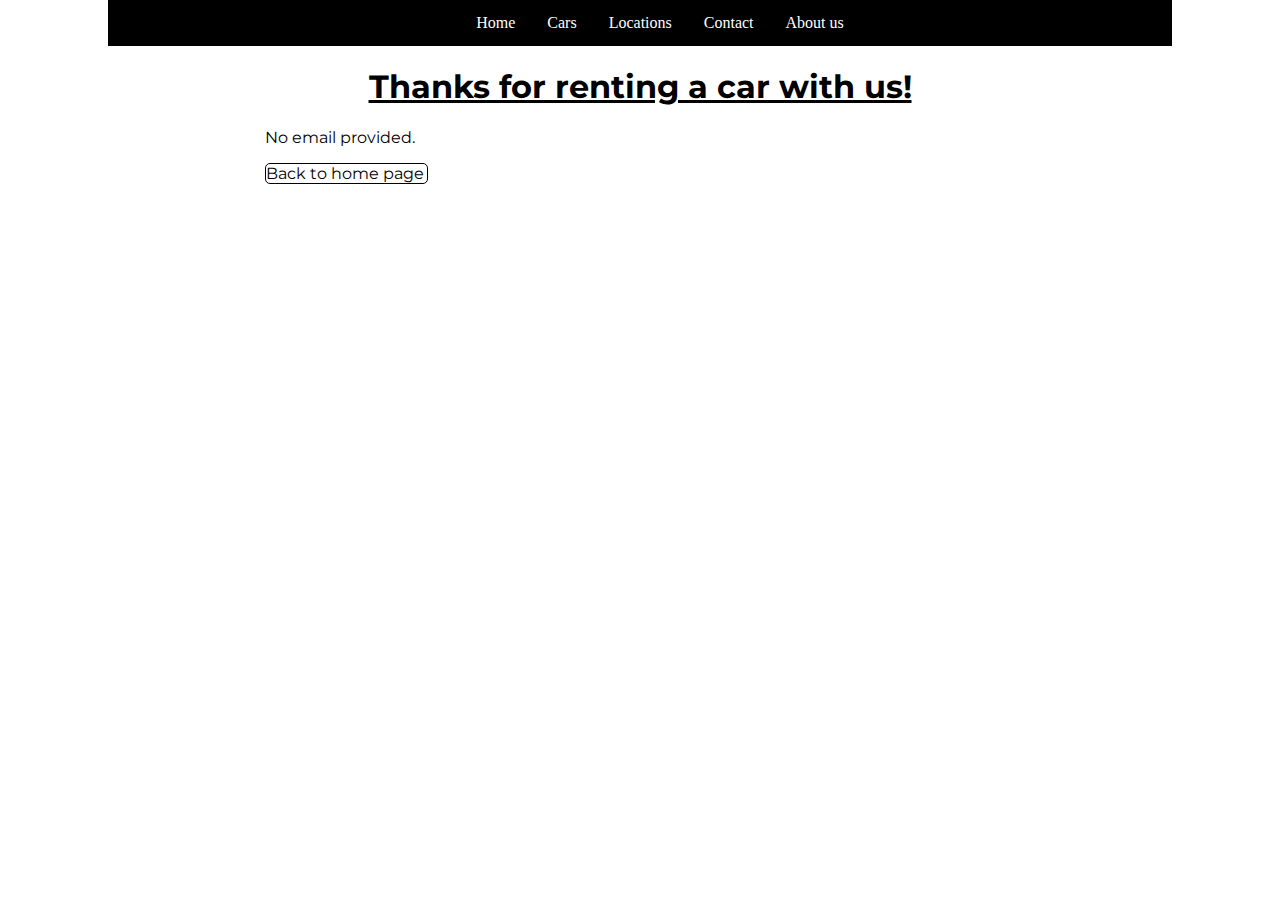
<file: submitrent.html>
<head>
    <link rel="preconnect" href="https://fonts.googleapis.com">
<link rel="preconnect" href="https://fonts.gstatic.com" crossorigin>
<link href="https://fonts.googleapis.com/css2?family=Lilita+One&family=Montserrat:ital,wght@0,584;1,584&display=swap" rel="stylesheet">
    <meta charset="UTF-8">
    <meta name="viewport" content="width=device-width, initial-scale=1.0">
    <title>Document</title>
    <link rel="stylesheet" media="screen and (max-width: 480px)" href="css/mobile.css">
    <link rel="stylesheet" media="screen and (min-width: 481px) and (max-width: 10024px)" href="css/submitrent.css">  </head>
<body>
    <a href="#main-content" class="skip-link">Skip to main content</a>
    <header>
        <nav aria-label="Main navigation"> 
            <ul class="navbar">
                <li><a href="index.html">Home</a></li>
                <li><a href="cars.html">Cars</a></li>
                <li><a href="locations.html">Locations</a></li>
                <li><a href="contact.html">Contact</a></li>
                <li><a href="about.html">About us</a></li>
            </ul>
        </nav>
    </header>
    <main id="main-content">
    <div class="container1">
    <h1>Thanks for renting a car with us!</h1>
    <p>A Email has been sent to you at [] </p>
    <a href="index.html" class="back1">Back to home page</a>

    </div>


    <script>
        const params = new URLSearchParams(window.location.search);
        const email = params.get('email');
        if (email) {
            document.querySelector('.container1 p').innerHTML = `An Email has been sent to you at ${email}`;
        } else {
            document.querySelector('.container1 p').innerHTML = `No email provided.`;
        }
    </script>
    
    
</body>
</html>
</file>
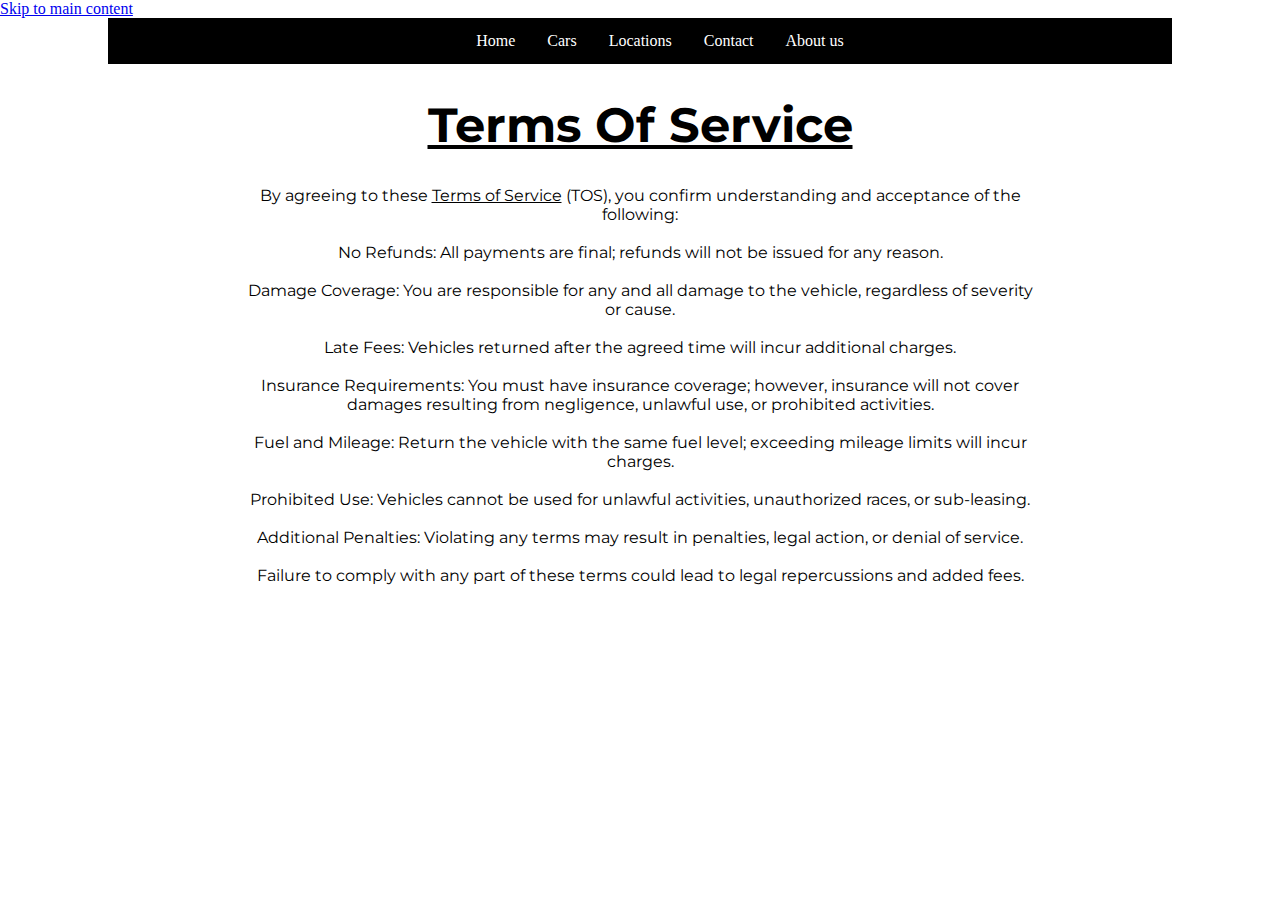
<file: tos.html>
<head>
    <link rel="preconnect" href="https://fonts.googleapis.com">
<link rel="preconnect" href="https://fonts.gstatic.com" crossorigin>
<link href="https://fonts.googleapis.com/css2?family=Lilita+One&family=Montserrat:ital,wght@0,584;1,584&display=swap" rel="stylesheet">
    <meta charset="UTF-8">
    <meta name="viewport" content="width=device-width, initial-scale=1.0">
    <title>Document</title>
    <link rel="stylesheet" media="screen and (max-width: 480px)" href="css/mobile.css">
    <link rel="stylesheet" media="screen and (min-width: 481px) and (max-width: 10024px)" href="css/tos.css">  </head>
<body>
    <a href="#main-content" class="skip-link">Skip to main content</a>
    <header>
        <nav aria-label="Main navigation"> 
            <ul class="navbar">
                <li><a href="index.html">Home</a></li>
                <li><a href="cars.html">Cars</a></li>
                <li><a href="locations.html">Locations</a></li>
                <li><a href="contact.html">Contact</a></li>
                <li><a href="about.html">About us</a></li>
            </ul>
        </nav>
    </header>
    <main id="main-content">
    <h1>Terms Of Service</h1>

    <div class="tos1">
        <p>By agreeing to these <span href="tos.html" style="text-decoration: underline;">Terms of Service</span> (TOS), you confirm understanding and acceptance of the following:<br><br>

            No Refunds: All payments are final; refunds will not be issued for any reason.<br><br>
            Damage Coverage: You are responsible for any and all damage to the vehicle, regardless of severity or cause.<br><br>
            Late Fees: Vehicles returned after the agreed time will incur additional charges.<br><br>
            Insurance Requirements: You must have insurance coverage; however, insurance will not cover damages resulting from negligence, unlawful use, or prohibited activities.<br><br>
            Fuel and Mileage: Return the vehicle with the same fuel level; exceeding mileage limits will incur charges.<br><br>
            Prohibited Use: Vehicles cannot be used for unlawful activities, unauthorized races, or sub-leasing.<br><br>
            Additional Penalties: Violating any terms may result in penalties, legal action, or denial of service.<br><br>
            Failure to comply with any part of these terms could lead to legal repercussions and added fees.</p>
    </div>
</body>
</html>
</file>
<file: css/mobile.css>
@import url('https://fonts.googleapis.com/css2?family=Lilita+One&family=Montserrat:ital,wght@0,100..900;0,600;1,100..900;1,600&display=swap');


body {
    margin: 0;
    padding: 0; 
}


li a {
    display: block;
    color: white;
    text-align: center;
    padding: 0.625rem 0;
    width: 100%;
    text-decoration: none;
}

li a:hover {
    background-color: white;
    color: black;
}
ul {
    background-color: black;
    padding: 0;
    list-style-type: none;
    display: flex;
    flex-direction: column;
    align-items: center;
    margin: 0 auto;
    width: 100%;
}


ul.navbar {
    margin: 0 auto;
    width: 100%;
    display: flex;
    flex-direction: column;
    align-items: center;
    box-sizing: border-box;
    padding: 0;
}

ul.navbar li a {
    padding: 0.625rem;
    font-size: 1rem;
    text-align: center;
    width: 100%;
}

a {
    display: block;
}

.active {
    background-color: white;
    color: black;
}

.container1 {
    margin: 0 auto;
    padding: 1rem;
    text-align: center;
}

img {
    width: 100%;
    height: auto;
}

h3 {
    font-family: "Montserrat", serif;
    font-style: normal;
    font-weight: 600;
    line-height: 1.2;
    text-align: center;
    font-size: 2rem;
    color: rgb(0, 0, 0);
    letter-spacing: 0.02em;
    margin: 0.5em 0;
}

h1 {
    font-size: 2rem;
    font-weight: 400;
    line-height: 1.2;
}

h2 {
    font-size: 1.5rem;
}

#wrapper2 {
    display: grid;
    grid-template-columns: 1fr;
    gap: 1rem;
    width: 100%;
    padding: 1rem;
}


#a, #b, #c {
    max-width: 12.5rem;
    margin: 0 auto;
}

#wrapper {
    display: grid;
    grid-template-columns: 1fr;
    gap: 1.5rem;
    padding: 1rem;
    width: 100%;
    max-width: 25rem;
    margin: 0 auto;
}

#row {
    display: table-row; 
}

#first, #second, #third, #fourth, #fifth, #sixth {
    max-width: 100%;
    text-align: center;
}

h2{
    font-family: "Montserrat";
}

p, h3 {
    font-size: 1rem;
    padding: 0 1rem;
    font-family: "Montserrat", serif;
}

#wrapper a{
    display: block;
    font-size: 1.5em;
    margin-top: 0.83em;
    margin-bottom: 0.83em;
    margin-left: 0;
    margin-right: 0;
    font-weight: bold;
    font-family: "Montserrat", serif;
    text-decoration: none;
    color: black;
}

.icon1 {
    width: 1.5rem;
    height: auto;
}


.skip-link {
    position: absolute;
    top: -2.5rem; 
    left: 0;
    background: #000;
    color: #fff;
    padding: 0.5rem;
    z-index: 1000; 
    transition: top 0.3s;
}
.skip-link:focus {
    top: 0; 
}

.mercedes {
    max-width: 90%;
    height: auto;
}

main {
    width: 100%;
}

#map {
    width: 15.625rem;
    height: 15.625rem;
    border: .05rem solid black;
    border-radius: 15%;
    margin: auto;
    margin-top: 10%;
}

.mw {
    width: 50%;
    height: auto;
    margin: auto;
}

p {
    font-family: "Montserrat", serif;
}

form {
    display: flex;
    flex-direction: column; 
    align-items: flex-start;
    max-width: 400px;
    font-family: "Montserrat", serif;
    
}

label {
    margin-top: 10px; 
}

input[type="text"], 
input[type="email"], 
textarea {
    width: 100%; 
    padding: 10px;
    margin-top: 5px;
    font-family: "Montserrat", serif;

}

input[type="submit"] {
    margin-top: 20px;
    padding: 10px 20px; 
}

textarea {
    resize: vertical;
    font-family: "Montserrat", serif;

}

.aboutusdiv {
    width: 100%;
    height: 31.25rem;
    background-color: aliceblue;
    margin: auto;
}

.logo1 {
    margin: auto;
    width: 90px;
    height: auto;
}

.rent {
    text-align: center;
    margin: auto;
    margin-top: 3%;
    margin-bottom: 3%;
    width: 9.375rem;
    height: 2.5rem;
    font-family: "Montserrat", serif;
    font-weight: 600;
    font-size: 2rem;
    color: rgb(71, 255, 117);
    text-decoration: none;
    border: 2px solid rgb(71, 255, 117);
}

tr:nth-child(even) {
    background-color: #dddddd;
  }

  .row2 {
    display: grid;
    grid-template-columns: repeat(1, 1fr);
    gap: 1.25rem;
  }

  .column2 {
    box-sizing: border-box;
    padding: 1.25rem;
  }
  
  td, th {
    border: 1px solid black;
    text-align: left;
    padding: 8px;
    margin: auto;
}

.back1 {
    border: 1.6px solid black;
    border-radius: 0.3125rem;
    width: 10.0625rem;
    text-decoration: none;
    color: black;
}

.back1:hover {
    background-color: black;
    color: white;
}
</file>
<file: css/main.css>
@import url('https://fonts.googleapis.com/css2?family=Lilita+One&family=Montserrat:ital,wght@0,100..900;0,600;1,100..900;1,600&display=swap');


body{
    margin: 0;
    padding: 0;
    background-size: cover;
    background-repeat: no-repeat;
    
}

li a {
    display: block;
    color: white;
    text-align: center;
    padding: 14px 16px;
    text-decoration: none;
}

li a:hover {
    background-color: white;
    color: black;
}
ul {
    background-color: black;
    width: 80%;
    list-style-type: none;
    overflow: hidden;
    display: flex;
    justify-content: center ;
    list-style-type: none;
    margin: 0 auto;
}

a {
    display: block;
}

.active {
    background-color: white;
    color: black;
}

.container1 {
    margin: auto;
    width: 80%;
    height: 25rem;
    opacity: 1;
    margin-bottom: 12.5rem;
}

img {
    
    display: block;
    max-width: 22.5rem;
}

h3 {
    font-family: "Montserrat", serif;
    font-style: normal;
    font-weight: 600;
    line-height: 1.2;
    text-align: center;
    font-size: 2.5vw;
    color: rgb(0, 0, 0);
    letter-spacing: 0.02em;
    margin: 0.5em 0;
}

h1 {
    font-family: "Montserrat", serif;
    text-align: center;
    font-size: 3em;
    font-weight: 200;
}

h2 {
    text-align: center;
}

#wrapper2 {
    display: grid;
    grid-template-columns: repeat(auto-fit, minmax(15rem, 1fr));
    gap: 2rem;
    max-width: 1200px;
    margin: 0 auto;
    padding: 0 1.5rem;
    box-sizing: border-box;
}   

#a, #b, #c {
    display: flex;
    flex-direction: column;
    font-family: "Montserrat", serif;
    border-style: dotted;
    border-radius: 50%;
    width: 7.5rem;
    height: 7.5rem;
    text-align: center;
    justify-content: center;
    align-items: center;
    margin: auto;
}

#wrapper {
    display: grid;
    grid-template-columns: repeat(auto-fit, minmax(250px, 1fr));
    gap: 2rem;
    max-width: 90%;
    margin: 0 auto;
    padding: 0 2rem;
    box-sizing: border-box;
}


#row {
    display: table-row; 
}

#first, #second, #third, #fourth, #fifth, #sixth {
    max-width: 100%;
}

p, h2{
    font-family: "Montserrat";
}

#wrapper a{
    display: block;
    font-size: 1.5em;
    margin-top: 0.83em;
    margin-bottom: 0.83em;
    margin-left: 0;
    margin-right: 0;
    font-weight: bold;
    font-family: "Montserrat", serif;
    text-decoration: none;
    color: black;
}

.icon1 {
    width: 1.5rem;
    height: auto;
}


.skip-link {
    position: absolute;
    top: -2.5rem; 
    left: 0;
    background: #000;
    color: #fff;
    padding: 0.5rem;
    z-index: 1000; 
    transition: top 0.3s;
}
.skip-link:focus {
    top: 0; 
}

main {
    width: 100%;
}

.mercedes {
    margin: auto;
}

img.V1, img.V2, img.V3, img.V4, img.V5, img.V6 {
    width: 100%;
    max-width: 100%;
    height: auto;
    display: block;
    margin: auto;
}

@media screen and (max-width: 480px) {
    #wrapper {
        grid-template-columns: 1fr;
    }
}

@media screen and (min-width: 481px) and (max-width: 768px) {
    #wrapper {
        grid-template-columns: repeat(2, 1fr);
    }
}

@media screen and (min-width: 769px) and (max-width: 1024px) {
    #wrapper {
        grid-template-columns: repeat(3, 1fr);
    }
}

@media screen and (min-width: 1025px) {
    #wrapper {
        grid-template-columns: repeat(4, 1fr);
    }
}
</file>
<file: css/about.css>
@import url('https://fonts.googleapis.com/css2?family=Lilita+One&family=Montserrat:ital,wght@0,100..900;0,600;1,100..900;1,600&display=swap');


body{
    margin: 0;
    padding: 0;
    background-size: cover;
    background-repeat: no-repeat;
    cursor: url('../img/cursor.cur'), auto !important;
    
}

li a {
    display: block;
    color: white;
    text-align: center;
    padding: 14px 16px;
    text-decoration: none;
}

li a:hover {
    background-color: white;
    color: black;
}
ul {
    background-color: black;
    width: 80%;
    list-style-type: none;
    overflow: hidden;
    display: flex;
    justify-content: center ;
    list-style-type: none;
    margin: 0 auto;
}

a {
    display: block;
}

.active {
    background-color: white;
    color: black;
}

h1 {
    font-family: "Montserrat", serif;
}

p {
    font-family: "Montserrat", serif;
    font-size: large;
    padding: 1rem;
    text-align: center;
}

.aboutusdiv {
    width: 1000px;
    height: 500px;
    background-color: aliceblue;
    margin: auto;
}
</file>
<file: css/car1.css>
@import url('https://fonts.googleapis.com/css2?family=Lilita+One&family=Montserrat:ital,wght@0,100..900;0,600;1,100..900;1,600&display=swap');


body{
    margin: 0;
    padding: 0;
    cursor: url('../img/cursor.cur'), auto !important;
}


li a {
    display: block;
    color: white;
    text-align: center;
    padding: 0.875rem 1rem;
    text-decoration: none;
}

li a:hover {
    background-color: white;
    color: black;
}
ul {
    background-color: black;
    width: 80%;
    list-style-type: none;
    overflow: hidden;
    display: flex;
    justify-content: center ;
    list-style-type: none;
    margin: 0 auto;
}

a {
    display: block;
}

.active {
    background-color: white;
    color: black;
}

.container1 {
    margin: auto;
    width: 80%;
    height: 25rem;
    opacity: 1;
    margin-bottom: 12.5rem;
}

img {
    
    display: block;
    max-width: 22.5rem;
}

h3 {
    font-family: "Montserrat", serif;
    font-style: normal;
    font-weight: 600;
    line-height: 1.2;
    text-align: center;
    font-size: 2.5vw;
    color: rgb(0, 0, 0);
    letter-spacing: 0.02em;
    margin: 0.5em 0;
}

h1 {
    font-family: "Montserrat", serif;
    text-align: center;
    font-size: 3em;
    font-weight: 200;
}

h2 {
    text-align: center;
}


#row2 {
    display: grid;
    grid-template-columns: repeat(auto-fit, minmax(250px, 1fr));
    gap: 2rem;
    max-width: 90%;
    margin: 0 auto;
    padding: 0 2rem;
    box-sizing: border-box;
}


#row {
    display: table-row; 
}

#first, #second, #third, #fourth, #fifth, #sixth {
    max-width: 100%;
}

p, h2{
    font-family: "Montserrat";
}

#row a{
    display: block;
    font-size: 1.5em;
    margin-top: 0.83em;
    margin-bottom: 0.83em;
    margin-left: 0;
    margin-right: 0;
    font-weight: bold;
    font-family: "Montserrat", serif;
    text-decoration: none;
    color: black;
}

.jaguarcoverimg {
    margin-top: 10rem;
    width: 100%;
    max-width: 360px;
}


table {
    font-family: "Montserrat", serif;
    border-collapse: collapse;
    width: 360px;
    margin: auto;
}

td, th {
    border: 1px solid black;
    text-align: left;
    padding: 8px;
}

tr:nth-child(even) {
    background-color: #dddddd;
  }

  .row2 {
    display: grid;
    grid-template-columns: repeat(4, 1fr);
    gap: 20px;
  }

  .column2 {
    box-sizing: border-box;
    padding: 20px;
  }
  
  .rent {
    text-align: center;
    margin: auto;
    margin-top: 3%;
    margin-bottom: 3%;
    width: 9.375rem;
    height: 2.5rem;
    font-family: "Montserrat", serif;
    font-weight: 600;
    font-size: 2rem;
    color: rgb(71, 255, 117);
    text-decoration: none;
    border: 2px solid rgb(71, 255, 117);
}

.skip-link {
    position: absolute;
    top: -2.5rem; 
    left: 0;
    background: #000;
    color: #fff;
    padding: 0.5rem;
    z-index: 1000; 
    transition: top 0.3s;
}
.skip-link:focus {
    top: 0; 
}

main {
    width: 100%;
}

img {
    width: 360px;
    height: auto;
}

@media screen and (max-width: 480px) {
    #row2 {
        grid-template-columns: 1fr;
    }
}

@media screen and (min-width: 481px) and (max-width: 768px) {
    #row2 {
        grid-template-columns: repeat(2, 1fr);
    }
}

@media screen and (min-width: 769px) and (max-width: 1024px) {
    #row2 {
        grid-template-columns: repeat(3, 1fr);
    }
}

@media screen and (min-width: 1025px) {
    #row2 {
        grid-template-columns: repeat(4, 1fr);
    }
}

#row2 {
    display: grid;
    grid-template-columns: repeat(auto-fit, minmax(150px, 1fr));
    gap: 1rem;
    max-width: 100%;
    margin: 0 auto;
    padding: 1rem;
    box-sizing: border-box;
}

#row2 img {
    width: 100%;
    height: auto;
    max-width: 100%;
    object-fit: cover;
    border-radius: 8px;
}
</file>
<file: css/cars.css>
@import url('https://fonts.googleapis.com/css2?family=Lilita+One&family=Montserrat:ital,wght@0,100..900;0,600;1,100..900;1,600&display=swap');


body{
    margin: 0;
    padding: 0;
    background-size: cover;
    background-repeat: no-repeat;
    
}

li a {
    display: block;
    color: white;
    text-align: center;
    padding: 14px 16px;
    text-decoration: none;
}

li a:hover {
    background-color: white;
    color: black;
}
ul {
    background-color: black;
    width: 80%;
    list-style-type: none;
    overflow: hidden;
    display: flex;
    justify-content: center ;
    list-style-type: none;
    margin: 0 auto;
}

a {
    display: block;
}

.active {
    background-color: white;
    color: black;
}

.container1 {
    background-color: white;
    margin: auto;
    width: 80%;
    height: 800px;
    opacity: 1;
}

img {
    
    display: block;
    margin-left: auto;
    margin-right: auto;
}

h3 {
    font-family: "Montserrat", serif;
    font-style: normal;
    font-weight: 600;
    line-height: 1.2;
    text-align: center;
    font-size: 2rem;
    color: rgb(0, 0, 0);
    letter-spacing: 0.02em;
    margin: 0.5em 0;
}

#wrapper {
    display: grid;
    grid-template-columns: repeat(3, 360px);
    justify-content: center;
    gap: 50px; 
    max-width: 1200px;
    margin: 0 auto;
}

#row {
    display: table-row; 
}

#first, #second, #third, #fourth, #fifth, #sixth { 
    width: 100%;
    max-width: 360px;
    background-color: aliceblue;
    text-align: center;
}

p, h2{
    font-family: "Montserrat";
}

#wrapper a{
    display: block;
    font-size: 1.5em;
    margin-top: 0.83em;
    margin-bottom: 0.83em;
    margin-left: 0;
    margin-right: 0;
    font-weight: bold;
    font-family: "Montserrat", serif;
    text-decoration: none;
    color: black;
}
</file>
<file: css/contact.css>
@import url('https://fonts.googleapis.com/css2?family=Lilita+One&family=Montserrat:ital,wght@0,100..900;0,600;1,100..900;1,600&display=swap');


body{
    margin: 0;
    padding: 0;
    background-size: cover;
    background-repeat: no-repeat;
    
}

li a {
    display: block;
    color: white;
    text-align: center;
    padding: 14px 16px;
    text-decoration: none;
}

li a:hover {
    background-color: white;
    color: black;
}
ul {
    background-color: black;
    width: 80%;
    list-style-type: none;
    overflow: hidden;
    display: flex;
    justify-content: center ;
    list-style-type: none;
    margin: 0 auto;
}

a {
    display: block;
}

.active {
    background-color: white;
    color: black;
}

.container1 {
    margin: auto;
    width: 80%;
    height: 400px;
    opacity: 1;
}

img {
    
    display: block;
    margin-left: auto;
    margin-right: auto;
}

h3 {
    font-family: "Montserrat", serif;
    font-style: normal;
    font-weight: 600;
    line-height: 1.2;
    text-align: left;
    font-size: 2rem;
    color: rgb(0, 0, 0);
    letter-spacing: 0.02em;
    margin: 0.5em 0;
}

h1 {
    font-family: "Montserrat", serif;
    text-align: center;
    font-size: 3rem;
    text-decoration: underline;
}

.mw {
    width: 50%;
    height: auto;
    margin: auto;
}

p {
    font-family: "Montserrat", serif;
}

form {
    display: flex;
    flex-direction: column; 
    align-items: flex-start;
    max-width: 400px;
    font-family: "Montserrat", serif;
    
}

label {
    margin-top: 10px; 
}

input[type="text"], 
input[type="email"], 
textarea {
    width: 100%; 
    padding: 10px;
    margin-top: 5px;
    font-family: "Montserrat", serif;

}

input[type="submit"] {
    margin-top: 20px;
    padding: 10px 20px; 
}

textarea {
    resize: vertical;
    font-family: "Montserrat", serif;

}
</file>
<file: css/locations.css>
@import url('https://fonts.googleapis.com/css2?family=Lilita+One&family=Montserrat:ital,wght@0,100..900;0,600;1,100..900;1,600&display=swap');
       
       /**
       * @license
       * Copyright 2024 Google LLC. All Rights Reserved.
       * SPDX-License-Identifier: Apache-2.0
       */

body{
    margin: 0;
    padding: 0;
    background-size: cover;
    background-repeat: no-repeat;
   
}

li a {
    display: block;
    color: white;
    text-align: center;
    padding: 14px 16px;
    text-decoration: none;
}

li a:hover {
    background-color: white;
    color: black;
}
ul {
    background-color: black;
    width: 80%;
    list-style-type: none;
    overflow: hidden;
    display: flex;
    justify-content: center ;
    list-style-type: none;
    margin: 0 auto;
}

a {
    display: block;
}

.active {
    background-color: white;
    color: black;
}


h3 {
    font-family: "Montserrat", serif;
    font-style: normal;
    font-weight: 600;
    line-height: 1.2;
    text-align: center;
    font-size: 2rem;
    color: rgb(0, 0, 0);
    letter-spacing: 0.02em;
    margin: 0.5em 0;
}

h1 {
    font-family: "Montserrat", serif;
    text-align: center;
    font-size: 3rem;
}


p, h2{
    font-family: "Montserrat";
    text-align: center;
}

#map {
    width: 500px;
    height: 500px;
    border: .05rem solid black;
    border-radius: 15%;
    margin: auto;
    margin-top: 10%;
}
</file>
<file: css/rent.css>
@import url('https://fonts.googleapis.com/css2?family=Lilita+One&family=Montserrat:ital,wght@0,100..900;0,600;1,100..900;1,600&display=swap');


body{
    margin: 0;
    padding: 0;
    background-size: cover;
    background-repeat: no-repeat;
    
}

li a {
    display: block;
    color: white;
    text-align: center;
    padding: 14px 16px;
    text-decoration: none;
}

li a:hover {
    background-color: white;
    color: black;
}
ul {
    background-color: black;
    width: 80%;
    list-style-type: none;
    overflow: hidden;
    display: flex;
    justify-content: center ;
    list-style-type: none;
    margin: 0 auto;
}

a {
    display: block;
}

.active {
    background-color: white;
    color: black;
}

.container1 {
    margin: auto;
    width: 80%;
    height: 400px;
    opacity: 1;
}

img {
    
    display: block;
    margin-left: auto;
    margin-right: auto;
}

h3 {
    font-family: "Montserrat", serif;
    font-style: normal;
    font-weight: 600;
    line-height: 1.2;
    text-align: center;
    font-size: 2rem;
    color: rgb(0, 0, 0);
    letter-spacing: 0.02em;
    margin: 0.5em 0;
}

h1 {
    font-family: "Montserrat", serif;
    text-align: center;
    font-size: 3rem;
}

form {
    width: 150px;
    height: auto;
    margin: auto;
    margin-top: 100px;
    font-family: "Montserrat", serif;
}
select {
    width: 150px;
    font-family: "Montserrat", serif;
    border: 1px solid black;
    
}

.datepicker {
    margin-top: 50%;
    
}

.datefrom, .dateto {
    font-family: "Montserrat", serif;
}

.submit1 {
    margin-top: 4rem;
    font-family: "Montserrat", serif;
    width: 10rem;
    height: 2.5rem;
    font-size: 1rem;
    color: white;
    
    background-color: black;
    box-shadow: inset 0 0 0 0 black;
    padding: 0 .25rem;
    transition: color .3s ease-in-out, box-shadow .3s ease-in-out;

}



    .submit1:hover {
    background-color: white;
    color: black;


    box-shadow: inset 200px 0 0 0 white;;

    }

    label {
        font-size: small;
    }

    input {
        margin-bottom: 2rem;
    }

    .cardnumber {
        display: flex;
        gap: 5px; 
    }
    .cardnumber input {
        flex: none; 
        width: 30px; 
    }
</file>
<file: css/submitrent.css>
@import url('https://fonts.googleapis.com/css2?family=Lilita+One&family=Montserrat:ital,wght@0,100..900;0,600;1,100..900;1,600&display=swap');


body{
    margin: 0;
    padding: 0;
    background-size: cover;
    background-repeat: no-repeat;
    
}

li a {
    display: block;
    color: white;
    text-align: center;
    padding: 14px 16px;
    text-decoration: none;
}

li a:hover {
    background-color: white;
    color: black;
}
ul {
    background-color: black;
    width: 80%;
    list-style-type: none;
    overflow: hidden;
    display: flex;
    justify-content: center ;
    list-style-type: none;
    margin: 0 auto;
}

a {
    display: block;
}

.active {
    background-color: white;
    color: black;
}

.container1 {
    background-color: white;
    margin: auto;
    width: 80%;
    height: 800px;
    opacity: 1;
}

img {
    
    display: block;
    margin-left: auto;
    margin-right: auto;
}

h3 {
    font-family: "Montserrat", serif;
    font-style: normal;
    font-weight: 600;
    line-height: 1.2;
    text-align: center;
    font-size: 2rem;
    color: rgb(0, 0, 0);
    letter-spacing: 0.02em;
    margin: 0.5em 0;
}

    h1 {
        font-family: "Montserrat", serif;
        text-align: center;
        text-decoration: underline;
    }

    .container1 {
        margin: auto;
        width: 750px;
        font-family: "Montserrat", serif;
    }

    .back1 {
        border: 1.6px solid black;
        border-radius: 0.3125rem;
        width: 10.0625rem;
        text-decoration: none;
        color: black;
    }

    .back1:hover {
        background-color: black;
        color: white;
    }

    .skip-link {
        position: absolute;
        top: -2.5rem; 
        left: 0;
        background: #000;
        color: #fff;
        padding: 0.5rem;
        z-index: 1000; 
        transition: top 0.3s;
    }
    .skip-link:focus {
        top: 0; 
    }
    
    main {
        width: 100%;
    }
</file>
<file: css/tos.css>
@import url('https://fonts.googleapis.com/css2?family=Lilita+One&family=Montserrat:ital,wght@0,100..900;0,600;1,100..900;1,600&display=swap');


body{
    margin: 0;
    padding: 0;
    background-size: cover;
    background-repeat: no-repeat;
    
}

li a {
    display: block;
    color: white;
    text-align: center;
    padding: 14px 16px;
    text-decoration: none;
}

li a:hover {
    background-color: white;
    color: black;
}
ul {
    background-color: black;
    width: 80%;
    list-style-type: none;
    overflow: hidden;
    display: flex;
    justify-content: center ;
    list-style-type: none;
    margin: 0 auto;
}

a {
    display: block;
}

.active {
    background-color: white;
    color: black;
}

.container1 {
    background-color: white;
    margin: auto;
    width: 80%;
    height: 800px;
    opacity: 1;
}

img {
    
    display: block;
    margin-left: auto;
    margin-right: auto;
}

h3 {
    font-family: "Montserrat", serif;
    font-style: normal;
    font-weight: 600;
    line-height: 1.2;
    text-align: center;
    font-size: 2rem;
    color: rgb(0, 0, 0);
    letter-spacing: 0.02em;
    margin: 0.5em 0;
}

#wrapper {
    display: flex;
    justify-content: center;
    gap: 50px; 
    width: auto;
    margin: 0 auto;
}

#row {
    display: table-row; 
}

#first, #second, #third { 
    width: 360px;
    background-color: aliceblue;
    text-align: center;
}

p, h2{
    font-family: "Montserrat";
    text-align: center;
}

h1{
    font-family: "Montserrat", serif;
    text-align: center;
    font-size: 3rem;
    text-decoration: underline;
}



.tos1 {
    width: 800px;
    height: auto;
    margin: auto;
}
</file>
